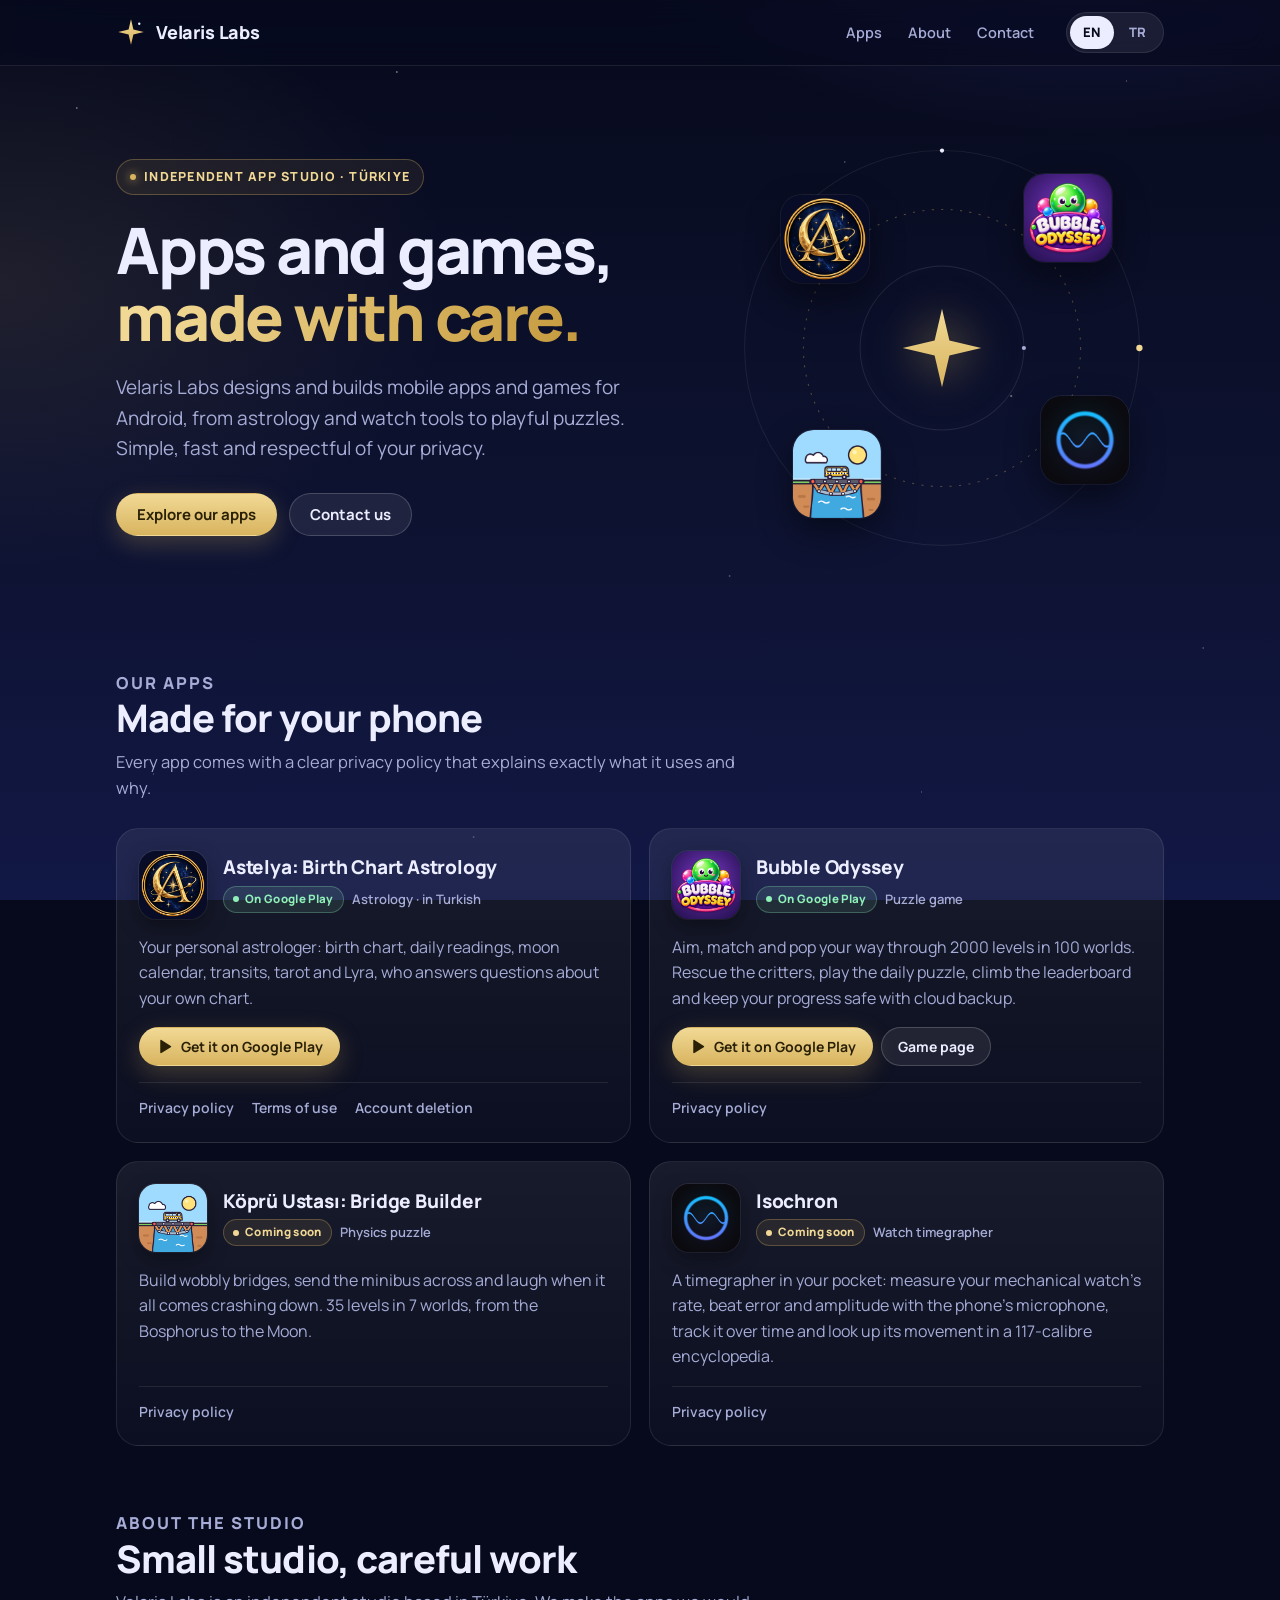
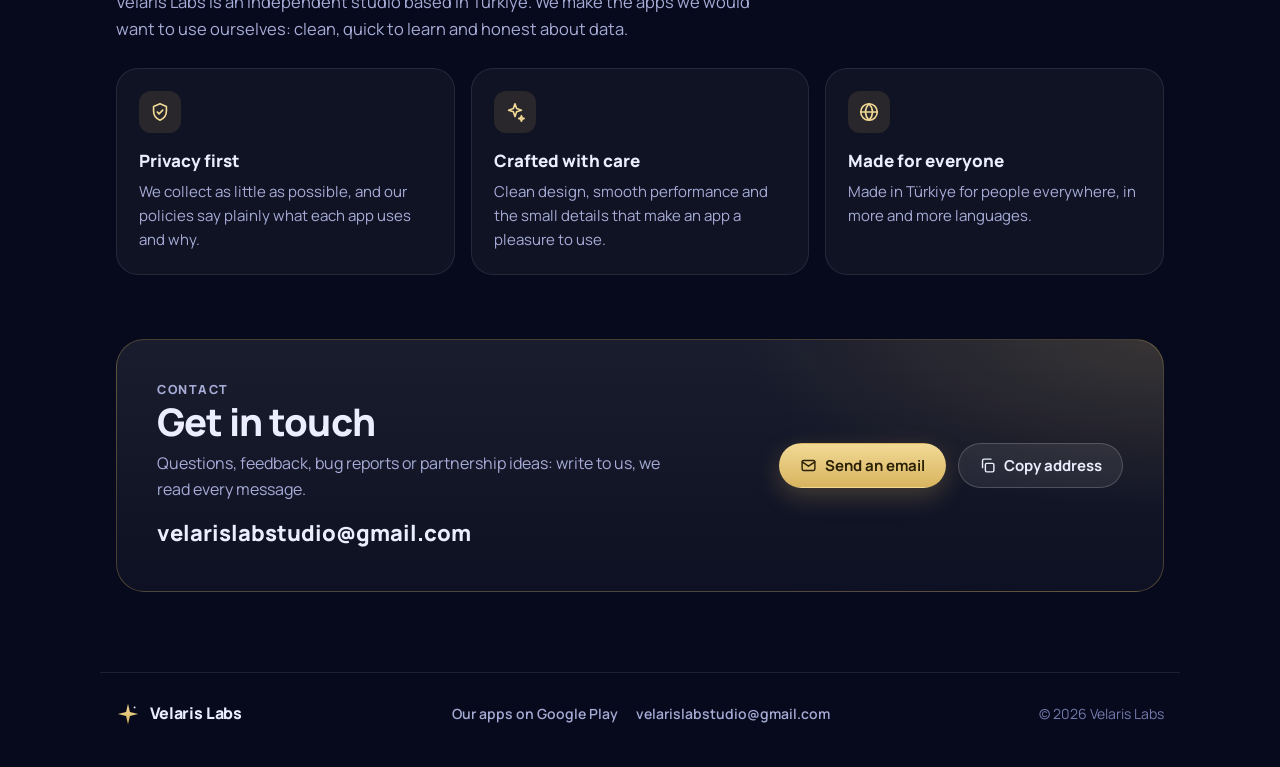
<file: index.html>
<!doctype html>
<html lang="en" data-ui="en" data-title-en="Velaris Labs | Mobile apps and games" data-title-tr="Velaris Labs | Mobil uygulamalar ve oyunlar">
<head>
  <meta charset="utf-8">
  <meta name="viewport" content="width=device-width, initial-scale=1">
  <title>Velaris Labs | Mobile apps and games</title>
  <meta name="description" content="Velaris Labs is an independent studio from Türkiye making mobile apps and games for Android: Astelya, Bubble Odyssey, Köprü Ustası and Isochron.">
  <meta name="theme-color" content="#070a1c">
  <meta property="og:type" content="website">
  <meta property="og:site_name" content="Velaris Labs">
  <meta property="og:title" content="Velaris Labs | Mobile apps and games">
  <meta property="og:description" content="An independent studio from Türkiye making thoughtful mobile apps and games for Android.">
  <meta property="og:url" content="https://balimogulkoc.github.io/">
  <link rel="canonical" href="https://balimogulkoc.github.io/">
  <link rel="icon" href="favicon.svg" type="image/svg+xml">
  <link rel="preconnect" href="https://fonts.googleapis.com">
  <link rel="preconnect" href="https://fonts.gstatic.com" crossorigin>
  <link rel="stylesheet" href="https://fonts.googleapis.com/css2?family=Manrope:wght@400;500;600;700;800&display=swap">
  <link rel="stylesheet" href="style.css">
  <script src="site.js"></script>
</head>
<body>
  <a class="skip" href="#apps"><span lang="en">Skip to apps</span><span lang="tr">Uygulamalara geç</span></a>

  <header class="nav">
    <div class="nav-in">
      <a class="brand" href="./" aria-label="Velaris Labs">
        <svg viewBox="0 0 40 40" aria-hidden="true"><defs><linearGradient id="vg1" x1="0" y1="0" x2="0" y2="1"><stop offset="0" stop-color="#f1d995"/><stop offset="1" stop-color="#d8b45f"/></linearGradient></defs><path d="M20 3 L23.2 16.8 L37 20 L23.2 23.2 L20 37 L16.8 23.2 L3 20 L16.8 16.8 Z" fill="url(#vg1)"/><circle cx="31" cy="9" r="1.6" fill="#eceeff"/></svg>
        <span>Velaris Labs</span>
      </a>
      <nav class="nav-links" aria-label="Sections">
        <a href="#apps"><span lang="en">Apps</span><span lang="tr">Uygulamalar</span></a>
        <a href="#about"><span lang="en">About</span><span lang="tr">Hakkımızda</span></a>
        <a href="#contact"><span lang="en">Contact</span><span lang="tr">İletişim</span></a>
      </nav>
      <div class="lang" role="group" aria-label="Language / Dil">
        <button type="button" data-set-lang="en" aria-pressed="true">EN</button>
        <button type="button" data-set-lang="tr" aria-pressed="false">TR</button>
      </div>
    </div>
  </header>

  <main>
    <section class="section hero">
      <div>
        <p class="eyebrow"><span lang="en">Independent app studio · Türkiye</span><span lang="tr">Bağımsız uygulama stüdyosu · Türkiye</span></p>
        <h1>
          <span lang="en">Apps and games, <em>made with care.</em></span>
          <span lang="tr">Özenle yapılmış <em>uygulamalar ve oyunlar.</em></span>
        </h1>
        <p class="lede">
          <span lang="en">Velaris Labs designs and builds mobile apps and games for Android, from astrology and watch tools to playful puzzles. Simple, fast and respectful of your privacy.</span>
          <span lang="tr">Velaris Labs, Android için mobil uygulamalar ve oyunlar tasarlayıp geliştirir. Astrolojiden saat araçlarına, eğlenceli bulmacalara kadar: sade, hızlı ve gizliliğinize saygılı.</span>
        </p>
        <div class="cta">
          <a class="btn gold" href="#apps"><span lang="en">Explore our apps</span><span lang="tr">Uygulamalarımız</span></a>
          <a class="btn" href="#contact"><span lang="en">Contact us</span><span lang="tr">Bize yazın</span></a>
        </div>
      </div>

      <div class="orbit" aria-hidden="true">
        <svg class="rings" viewBox="0 0 400 400" fill="none">
          <circle cx="200" cy="200" r="188" stroke="rgba(255,255,255,0.07)"/>
          <circle cx="200" cy="200" r="132" stroke="rgba(216,180,95,0.35)" stroke-dasharray="2 7"/>
          <circle cx="200" cy="200" r="78" stroke="rgba(255,255,255,0.09)"/>
          <circle cx="388" cy="200" r="3" fill="#f1d995"/>
          <circle cx="107" cy="107" r="2.2" fill="#eceeff"/>
          <circle cx="200" cy="12" r="2" fill="#eceeff"/>
          <circle cx="278" cy="200" r="2" fill="#a6acd6"/>
        </svg>
        <div class="core">
          <svg viewBox="0 0 40 40"><defs><linearGradient id="vg2" x1="0" y1="0" x2="0" y2="1"><stop offset="0" stop-color="#f1d995"/><stop offset="1" stop-color="#d8b45f"/></linearGradient></defs><path d="M20 3 L23.2 16.8 L37 20 L23.2 23.2 L20 37 L16.8 23.2 L3 20 L16.8 16.8 Z" fill="url(#vg2)"/></svg>
        </div>
        <img class="p1" src="astelya/icon.png" alt="">
        <img class="p2" src="bubble-odyssey/icon.png" alt="">
        <img class="p3" src="isochron/icon.png" alt="">
        <img class="p4" src="kopru-ustasi/icon.png" alt="">
      </div>
    </section>

    <section class="section block" id="apps">
      <div class="block-head">
        <p class="kicker"><span lang="en">Our apps</span><span lang="tr">Uygulamalarımız</span></p>
        <h2><span lang="en">Made for your phone</span><span lang="tr">Telefonunuz için hazırlandı</span></h2>
        <p>
          <span lang="en">Every app comes with a clear privacy policy that explains exactly what it uses and why.</span>
          <span lang="tr">Her uygulamanın, neyi neden kullandığını açıkça anlatan bir gizlilik politikası vardır.</span>
        </p>
      </div>

      <div class="apps">
        <article class="app">
          <div class="app-head">
            <img src="astelya/icon.png" alt="" width="68" height="68">
            <div>
              <h3><span lang="en">Astelya: Birth Chart Astrology</span><span lang="tr">Astelya: Astrolog &amp; Harita</span></h3>
              <div class="meta">
                <span class="badge live"><span lang="en">On Google Play</span><span lang="tr">Google Play'de</span></span>
                <span class="tag"><span lang="en">Astrology · in Turkish</span><span lang="tr">Astroloji · Türkçe</span></span>
              </div>
            </div>
          </div>
          <p class="app-desc">
            <span lang="en">Your personal astrologer: birth chart, daily readings, moon calendar, transits, tarot and Lyra, who answers questions about your own chart.</span>
            <span lang="tr">Kişisel astroloğunuz: doğum haritası, günlük yorumlar, Ay takvimi, transitler, tarot ve haritanıza özel sorularınızı yanıtlayan Lyra.</span>
          </p>
          <div class="app-actions">
            <a class="btn gold small" href="https://play.google.com/store/apps/details?id=com.velarislabs.astria" rel="noopener">
              <svg viewBox="0 0 24 24" aria-hidden="true"><path fill="currentColor" d="M6 3.6v16.8c0 .8.9 1.3 1.6.9l13.3-8.4a1 1 0 0 0 0-1.7L7.6 2.8C6.9 2.3 6 2.8 6 3.6z"/></svg>
              <span lang="en">Get it on Google Play</span><span lang="tr">Google Play'den indir</span>
            </a>
          </div>
          <div class="legal">
            <a lang="en" href="astria-privacy/en/">Privacy policy</a>
            <a lang="tr" href="astria-privacy/">Gizlilik politikası</a>
            <a lang="en" href="astria-privacy/en/terms.html">Terms of use</a>
            <a lang="tr" href="astria-privacy/kosullar.html">Kullanım koşulları</a>
            <a lang="en" href="astria-privacy/en/account-deletion.html">Account deletion</a>
            <a lang="tr" href="astria-privacy/hesap-silme.html">Hesap silme</a>
          </div>
        </article>

        <article class="app">
          <div class="app-head">
            <img src="bubble-odyssey/icon.png" alt="" width="68" height="68">
            <div>
              <h3>Bubble Odyssey</h3>
              <div class="meta">
                <span class="badge live"><span lang="en">On Google Play</span><span lang="tr">Google Play'de</span></span>
                <span class="tag"><span lang="en">Puzzle game</span><span lang="tr">Bulmaca oyunu</span></span>
              </div>
            </div>
          </div>
          <p class="app-desc">
            <span lang="en">Aim, match and pop your way through 2000 levels in 100 worlds. Rescue the critters, play the daily puzzle, climb the leaderboard and keep your progress safe with cloud backup.</span>
            <span lang="tr">100 dünyada 2000 seviye boyunca nişan al, eşleştir ve patlat. Yaratıkları kurtar, günlük bulmacayı çöz, sıralamada yüksel; bulut yedeklemeyle ilerlemen güvende kalsın.</span>
          </p>
          <div class="app-actions">
            <a class="btn gold small" href="https://play.google.com/store/apps/details?id=com.bubbleodyssey.game" rel="noopener">
              <svg viewBox="0 0 24 24" aria-hidden="true"><path fill="currentColor" d="M6 3.6v16.8c0 .8.9 1.3 1.6.9l13.3-8.4a1 1 0 0 0 0-1.7L7.6 2.8C6.9 2.3 6 2.8 6 3.6z"/></svg>
              <span lang="en">Get it on Google Play</span><span lang="tr">Google Play'den indir</span>
            </a>
            <a class="btn small" href="bubble-odyssey/"><span lang="en">Game page</span><span lang="tr">Oyun sayfası</span></a>
          </div>
          <div class="legal">
            <a href="bubble-odyssey/privacy.html"><span lang="en">Privacy policy</span><span lang="tr">Gizlilik politikası</span></a>
          </div>
        </article>

        <article class="app">
          <div class="app-head">
            <img src="kopru-ustasi/icon.png" alt="" width="68" height="68">
            <div>
              <h3>Köprü Ustası: Bridge Builder</h3>
              <div class="meta">
                <span class="badge soon"><span lang="en">Coming soon</span><span lang="tr">Yakında</span></span>
                <span class="tag"><span lang="en">Physics puzzle</span><span lang="tr">Fizik bulmacası</span></span>
              </div>
            </div>
          </div>
          <p class="app-desc">
            <span lang="en">Build wobbly bridges, send the minibus across and laugh when it all comes crashing down. 35 levels in 7 worlds, from the Bosphorus to the Moon.</span>
            <span lang="tr">Sallanan köprüler kur, minibüsü karşıya geçir; her şey çökerken gül. Boğaz'dan Ay'a uzanan 7 dünyada 35 seviye.</span>
          </p>
          <div class="legal">
            <a href="kopru-ustasi/privacy.html"><span lang="en">Privacy policy</span><span lang="tr">Gizlilik politikası</span></a>
          </div>
        </article>

        <article class="app">
          <div class="app-head">
            <img src="isochron/icon.png" alt="" width="68" height="68">
            <div>
              <h3>Isochron</h3>
              <div class="meta">
                <span class="badge soon"><span lang="en">Coming soon</span><span lang="tr">Yakında</span></span>
                <span class="tag"><span lang="en">Watch timegrapher</span><span lang="tr">Saat doğruluğu ölçer</span></span>
              </div>
            </div>
          </div>
          <p class="app-desc">
            <span lang="en">A timegrapher in your pocket: measure your mechanical watch's rate, beat error and amplitude with the phone's microphone, track it over time and look up its movement in a 117-calibre encyclopedia.</span>
            <span lang="tr">Cebinizdeki timegrapher: mekanik saatinizin günlük sapmasını, vuruş hatasını ve genliğini telefonun mikrofonuyla ölçün, zaman içinde takip edin ve 117 kalibrelik ansiklopedide mekanizmasını inceleyin.</span>
          </p>
          <div class="legal">
            <a href="isochron/privacy.html"><span lang="en">Privacy policy</span><span lang="tr">Gizlilik politikası</span></a>
          </div>
        </article>
      </div>
    </section>

    <section class="section block" id="about">
      <div class="block-head">
        <p class="kicker"><span lang="en">About the studio</span><span lang="tr">Stüdyo hakkında</span></p>
        <h2><span lang="en">Small studio, careful work</span><span lang="tr">Küçük stüdyo, özenli iş</span></h2>
        <p>
          <span lang="en">Velaris Labs is an independent studio based in Türkiye. We make the apps we would want to use ourselves: clean, quick to learn and honest about data.</span>
          <span lang="tr">Velaris Labs, Türkiye merkezli bağımsız bir stüdyodur. Kendimizin de kullanmak isteyeceği uygulamalar yapıyoruz: sade, kolay öğrenilen ve veri konusunda dürüst.</span>
        </p>
      </div>
      <div class="values">
        <div class="value">
          <div class="ico"><svg viewBox="0 0 24 24" fill="none" stroke="currentColor" stroke-width="1.8" stroke-linecap="round" stroke-linejoin="round" aria-hidden="true"><path d="M12 3l7 3v5c0 4.6-3 8.4-7 10-4-1.6-7-5.4-7-10V6l7-3z"/><path d="M9 12l2 2 4-4"/></svg></div>
          <h3><span lang="en">Privacy first</span><span lang="tr">Önce gizlilik</span></h3>
          <p>
            <span lang="en">We collect as little as possible, and our policies say plainly what each app uses and why.</span>
            <span lang="tr">Olabildiğince az veri toplarız; politikalarımız her uygulamanın neyi neden kullandığını açıkça yazar.</span>
          </p>
        </div>
        <div class="value">
          <div class="ico"><svg viewBox="0 0 24 24" fill="none" stroke="currentColor" stroke-width="1.8" stroke-linecap="round" stroke-linejoin="round" aria-hidden="true"><path d="M12 3l1.8 5.2L19 10l-5.2 1.8L12 17l-1.8-5.2L5 10l5.2-1.8L12 3z"/><path d="M19 16l.8 2.2L22 19l-2.2.8L19 22l-.8-2.2L16 19l2.2-.8L19 16z"/></svg></div>
          <h3><span lang="en">Crafted with care</span><span lang="tr">Özenle tasarlanır</span></h3>
          <p>
            <span lang="en">Clean design, smooth performance and the small details that make an app a pleasure to use.</span>
            <span lang="tr">Sade tasarım, akıcı performans ve bir uygulamayı keyifli kılan küçük ayrıntılar.</span>
          </p>
        </div>
        <div class="value">
          <div class="ico"><svg viewBox="0 0 24 24" fill="none" stroke="currentColor" stroke-width="1.8" stroke-linecap="round" stroke-linejoin="round" aria-hidden="true"><circle cx="12" cy="12" r="9"/><path d="M3 12h18"/><path d="M12 3c2.5 2.6 3.8 5.6 3.8 9s-1.3 6.4-3.8 9c-2.5-2.6-3.8-5.6-3.8-9S9.5 5.6 12 3z"/></svg></div>
          <h3><span lang="en">Made for everyone</span><span lang="tr">Herkes için</span></h3>
          <p>
            <span lang="en">Made in Türkiye for people everywhere, in more and more languages.</span>
            <span lang="tr">Türkiye'de, her yerdeki kullanıcılar için ve giderek daha fazla dilde hazırlanır.</span>
          </p>
        </div>
      </div>
    </section>

    <section class="section block" id="contact">
      <div class="contact">
        <div>
          <p class="kicker"><span lang="en">Contact</span><span lang="tr">İletişim</span></p>
          <h2><span lang="en">Get in touch</span><span lang="tr">Bize ulaşın</span></h2>
          <p>
            <span lang="en">Questions, feedback, bug reports or partnership ideas: write to us, we read every message.</span>
            <span lang="tr">Sorular, geri bildirimler, hata bildirimleri ya da iş birliği teklifleri için bize yazın; her mesajı okuyoruz.</span>
          </p>
          <a class="mail" href="mailto:velarislabstudio@gmail.com">velarislabstudio@gmail.com</a>
        </div>
        <div class="cta">
          <a class="btn gold" href="mailto:velarislabstudio@gmail.com">
            <svg viewBox="0 0 24 24" fill="none" stroke="currentColor" stroke-width="2" stroke-linecap="round" stroke-linejoin="round" aria-hidden="true"><rect x="3" y="5" width="18" height="14" rx="2"/><path d="M3 7l9 6 9-6"/></svg>
            <span lang="en">Send an email</span><span lang="tr">E-posta gönder</span>
          </a>
          <button class="btn" type="button" data-copy="velarislabstudio@gmail.com">
            <svg viewBox="0 0 24 24" fill="none" stroke="currentColor" stroke-width="2" stroke-linecap="round" stroke-linejoin="round" aria-hidden="true"><rect x="9" y="9" width="12" height="12" rx="2"/><path d="M5 15V5a2 2 0 0 1 2-2h10"/></svg>
            <span class="when-idle"><span lang="en">Copy address</span><span lang="tr">Adresi kopyala</span></span>
            <span class="when-copied" role="status"><span lang="en">Copied</span><span lang="tr">Kopyalandı</span></span>
          </button>
        </div>
      </div>
    </section>
  </main>

  <footer class="foot">
    <a class="brand" href="./" aria-label="Velaris Labs">
      <svg viewBox="0 0 40 40" aria-hidden="true"><defs><linearGradient id="vg3" x1="0" y1="0" x2="0" y2="1"><stop offset="0" stop-color="#f1d995"/><stop offset="1" stop-color="#d8b45f"/></linearGradient></defs><path d="M20 3 L23.2 16.8 L37 20 L23.2 23.2 L20 37 L16.8 23.2 L3 20 L16.8 16.8 Z" fill="url(#vg3)"/><circle cx="31" cy="9" r="1.6" fill="#eceeff"/></svg>
      <span>Velaris Labs</span>
    </a>
    <nav aria-label="Footer">
      <a href="https://play.google.com/store/apps/developer?id=Velaris+Labs" rel="noopener"><span lang="en">Our apps on Google Play</span><span lang="tr">Google Play'deki uygulamalarımız</span></a>
      <a href="mailto:velarislabstudio@gmail.com">velarislabstudio@gmail.com</a>
    </nav>
    <span>© <span data-year>2026</span> Velaris Labs</span>
  </footer>
</body>
</html>
</file>
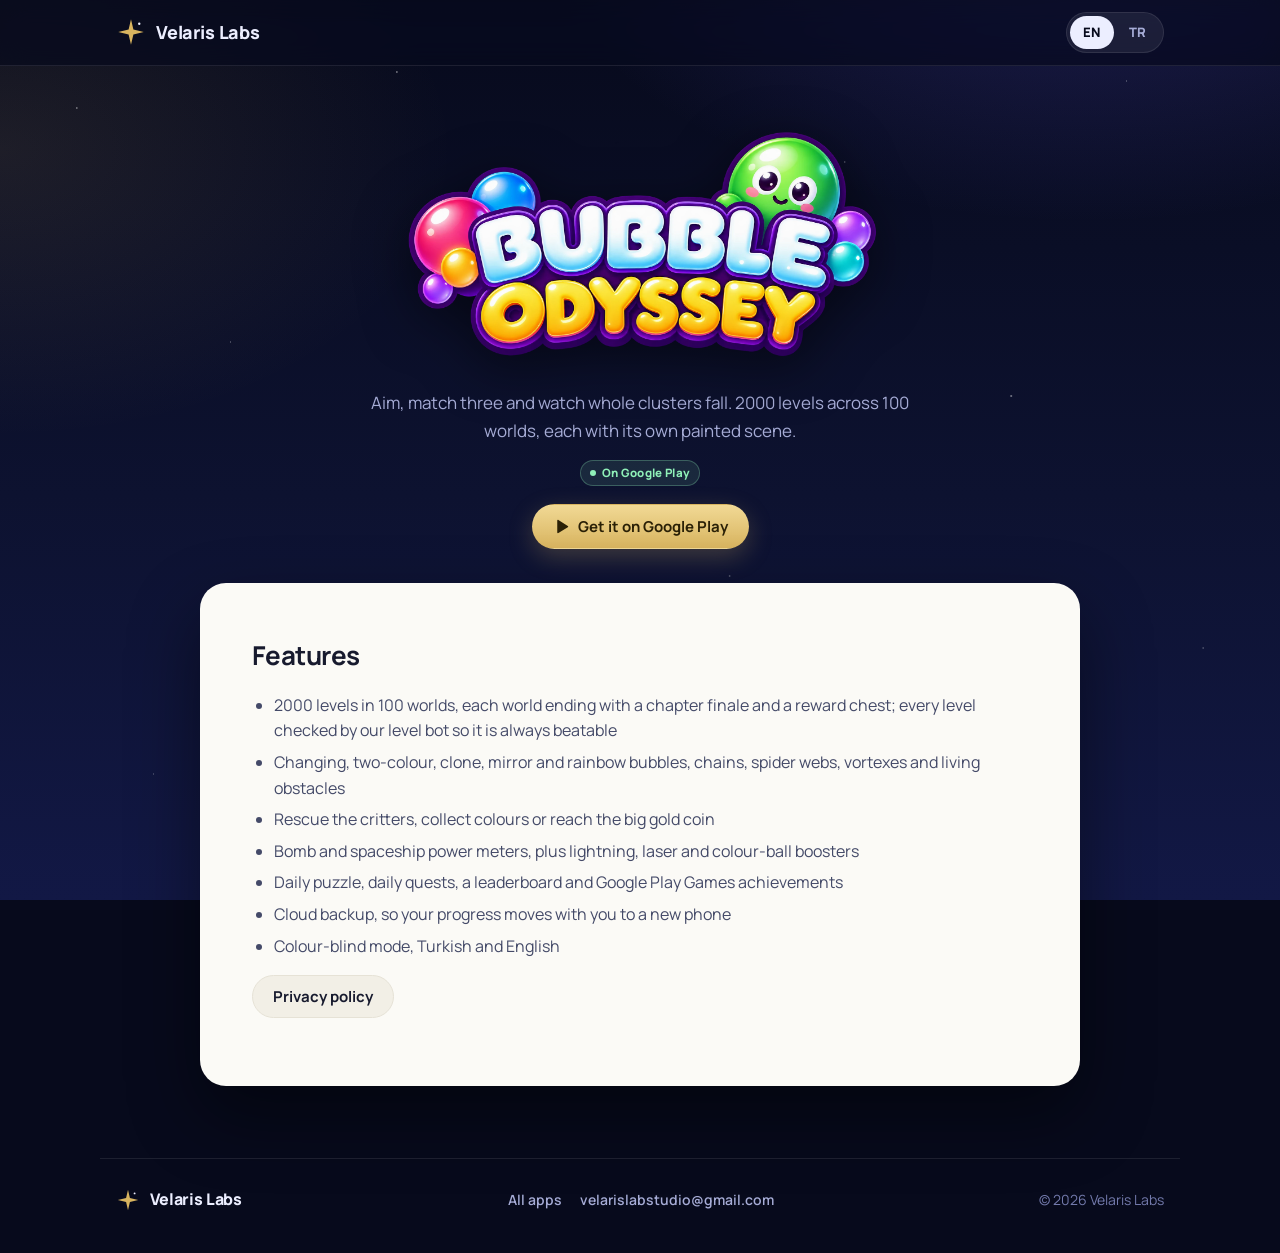
<file: bubble-odyssey/index.html>
<!doctype html>
<html lang="en" data-ui="en" data-title-en="Bubble Odyssey | Velaris Labs" data-title-tr="Bubble Odyssey | Velaris Labs">
<head>
  <meta charset="utf-8">
  <meta name="viewport" content="width=device-width, initial-scale=1">
  <title>Bubble Odyssey | Velaris Labs</title>
  <meta name="description" content="Bubble Odyssey: a colourful bubble shooter with 2000 levels in 100 worlds, by Velaris Labs. Free on Google Play.">
  <meta name="theme-color" content="#070a1c">
  <meta property="og:type" content="website">
  <meta property="og:title" content="Bubble Odyssey">
  <meta property="og:description" content="A colourful bubble shooter with 2000 levels in 100 worlds. Free on Google Play.">
  <meta property="og:image" content="https://balimogulkoc.github.io/bubble-odyssey/icon.png">
  <link rel="icon" href="icon.png">
  <link rel="preconnect" href="https://fonts.googleapis.com">
  <link rel="preconnect" href="https://fonts.gstatic.com" crossorigin>
  <link rel="stylesheet" href="https://fonts.googleapis.com/css2?family=Manrope:wght@400;500;600;700;800&display=swap">
  <link rel="stylesheet" href="../style.css">
  <script src="../site.js"></script>
</head>
<body>
  <header class="nav">
    <div class="nav-in">
      <a class="brand" href="../" aria-label="Velaris Labs home">
        <svg viewBox="0 0 40 40" aria-hidden="true"><path d="M20 3 L23.2 16.8 L37 20 L23.2 23.2 L20 37 L16.8 23.2 L3 20 L16.8 16.8 Z" fill="#d8b45f"/><circle cx="31" cy="9" r="1.6" fill="#eceeff"/></svg>
        <span>Velaris Labs</span>
      </a>
      <div class="lang" role="group" aria-label="Language / Dil">
        <button type="button" data-set-lang="en" aria-pressed="true">EN</button>
        <button type="button" data-set-lang="tr" aria-pressed="false">TR</button>
      </div>
    </div>
  </header>

  <div class="doc-head">
    <img class="logo" src="logo.webp" alt="Bubble Odyssey" width="500" height="250">
    <p class="lede">
      <span lang="en">Aim, match three and watch whole clusters fall. 2000 levels across 100 worlds, each with its own painted scene.</span>
      <span lang="tr">Nişan al, üç rengi eşleştir ve koca kümelerin düşüşünü izle. Her biri kendi resimli sahnesine sahip 100 dünyada 2000 seviye.</span>
    </p>
    <span class="badge live"><span lang="en">On Google Play</span><span lang="tr">Google Play'de</span></span>
    <p class="play-cta">
      <a class="btn gold" href="https://play.google.com/store/apps/details?id=com.bubbleodyssey.game" rel="noopener">
        <svg viewBox="0 0 24 24" aria-hidden="true"><path fill="currentColor" d="M6 3.6v16.8c0 .8.9 1.3 1.6.9l13.3-8.4a1 1 0 0 0 0-1.7L7.6 2.8C6.9 2.3 6 2.8 6 3.6z"/></svg>
        <span lang="en">Get it on Google Play</span><span lang="tr">Google Play'den indir</span>
      </a>
    </p>
  </div>

  <main class="page-pad">
    <article class="paper">
      <h2><span lang="en">Features</span><span lang="tr">Özellikler</span></h2>
      <ul lang="en">
        <li>2000 levels in 100 worlds, each world ending with a chapter finale and a reward chest; every level checked by our level bot so it is always beatable</li>
        <li>Changing, two-colour, clone, mirror and rainbow bubbles, chains, spider webs, vortexes and living obstacles</li>
        <li>Rescue the critters, collect colours or reach the big gold coin</li>
        <li>Bomb and spaceship power meters, plus lightning, laser and colour-ball boosters</li>
        <li>Daily puzzle, daily quests, a leaderboard and Google Play Games achievements</li>
        <li>Cloud backup, so your progress moves with you to a new phone</li>
        <li>Colour-blind mode, Turkish and English</li>
      </ul>
      <ul lang="tr">
        <li>100 dünyada 2000 seviye; her dünya bir final seviyesi ve ödül sandığıyla biter, her seviye seviye botumuzca denenmiştir, yani her zaman geçilebilir</li>
        <li>Değişen, iki renkli, klon, ayna ve gökkuşağı balonlar, zincirler, örümcek ağları, girdaplar ve canlı engeller</li>
        <li>Yaratıkları kurtar, renkleri topla ya da büyük altın paraya ulaş</li>
        <li>Bomba ve uzay gemisi güç göstergeleri; şimşek, lazer ve renk topu güçlendiricileri</li>
        <li>Günlük bulmaca, günlük görevler, sıralama ve Google Play Oyunlar başarımları</li>
        <li>Bulut yedekleme: yeni telefona geçince ilerlemen seninle gelir</li>
        <li>Renk körlüğü modu, Türkçe ve İngilizce</li>
      </ul>
      <p>
        <a class="btn" href="privacy.html"><span lang="en">Privacy policy</span><span lang="tr">Gizlilik politikası</span></a>
      </p>
    </article>
  </main>

  <footer class="foot">
    <a class="brand" href="../" aria-label="Velaris Labs home">
      <svg viewBox="0 0 40 40" aria-hidden="true"><path d="M20 3 L23.2 16.8 L37 20 L23.2 23.2 L20 37 L16.8 23.2 L3 20 L16.8 16.8 Z" fill="#d8b45f"/><circle cx="31" cy="9" r="1.6" fill="#eceeff"/></svg>
      <span>Velaris Labs</span>
    </a>
    <nav aria-label="Footer">
      <a href="../"><span lang="en">All apps</span><span lang="tr">Tüm uygulamalar</span></a>
      <a href="mailto:velarislabstudio@gmail.com">velarislabstudio@gmail.com</a>
    </nav>
    <span>© <span data-year>2026</span> Velaris Labs</span>
  </footer>
</body>
</html>
</file>
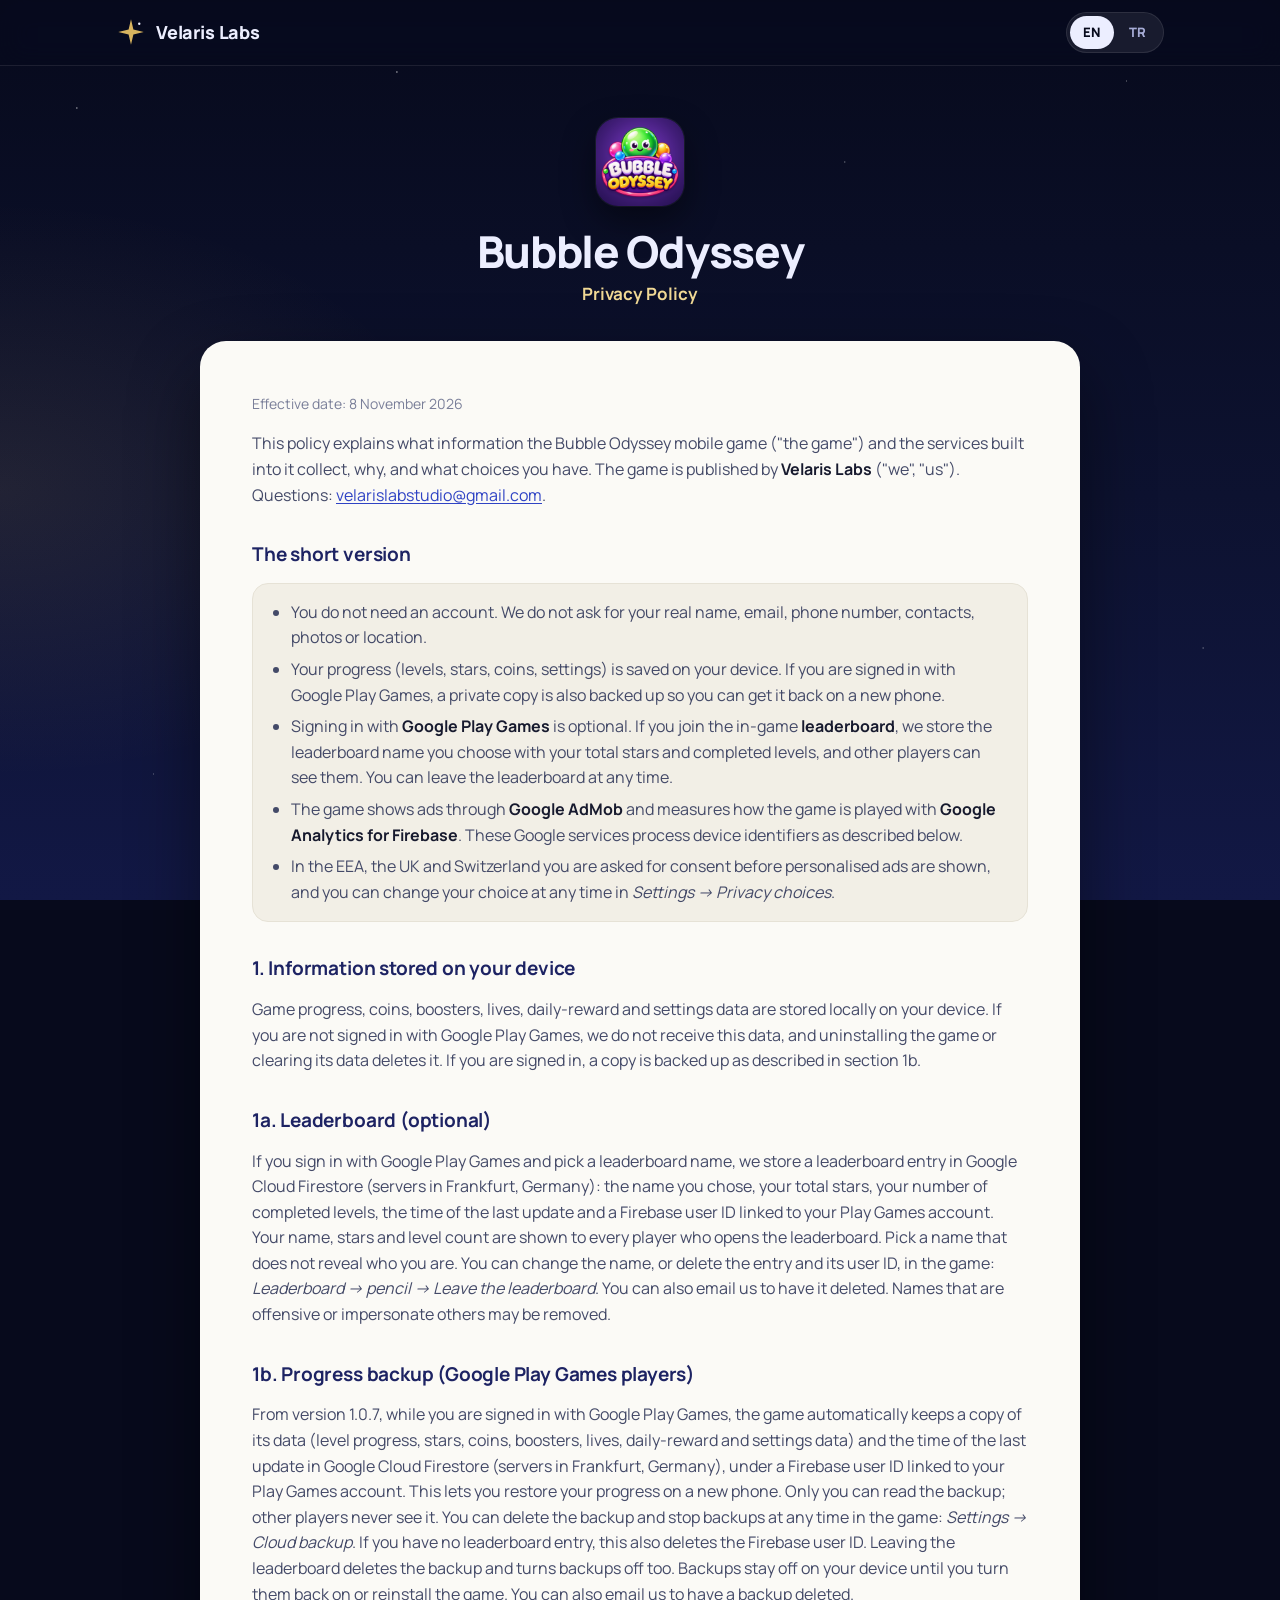
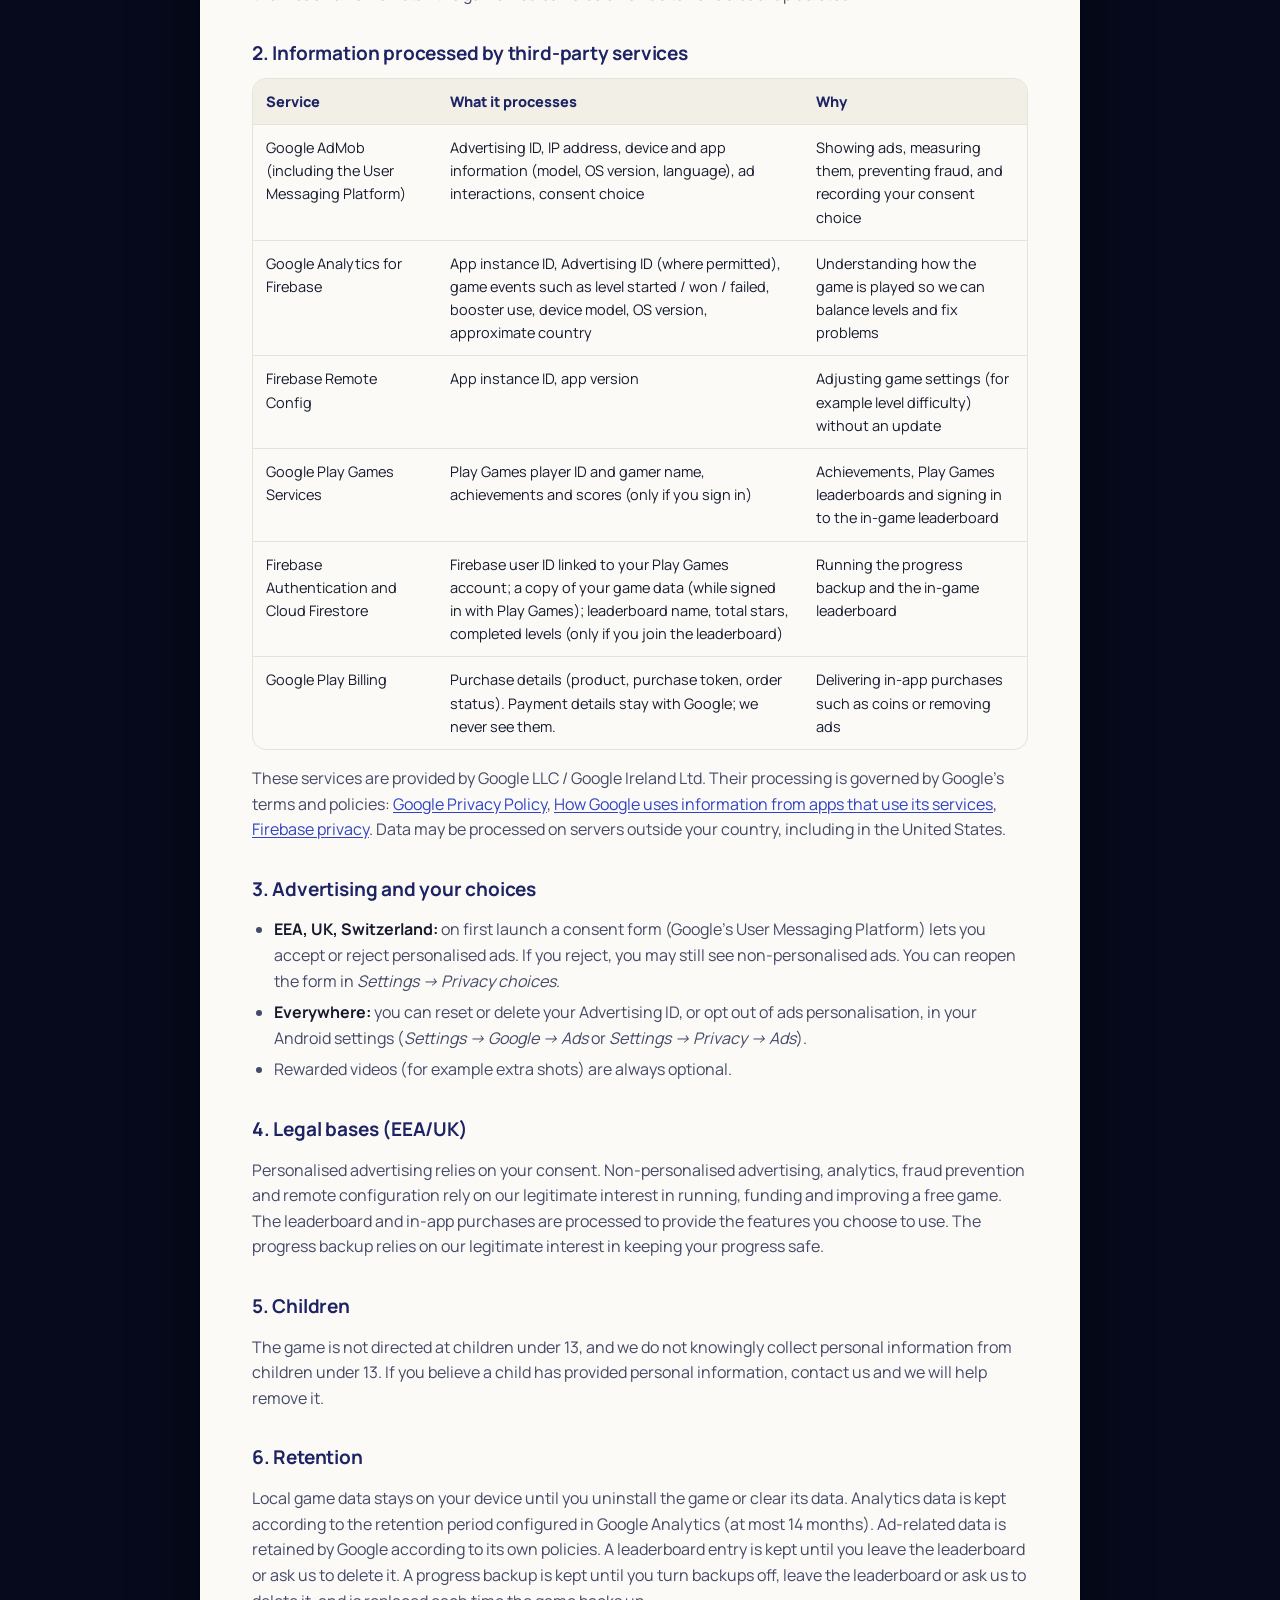
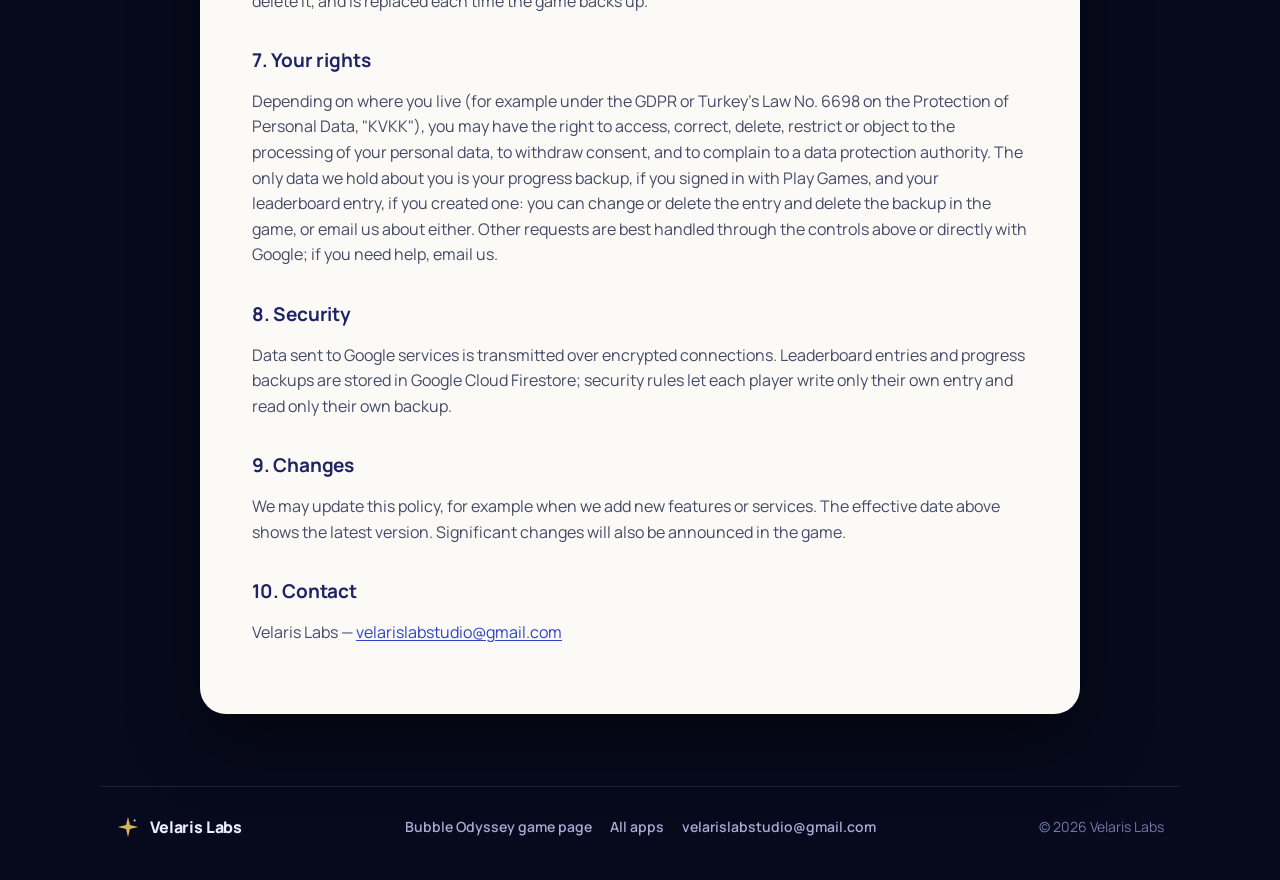
<file: bubble-odyssey/privacy.html>
<!doctype html>
<html lang="en" data-ui="en" data-title-en="Bubble Odyssey | Privacy Policy | Velaris Labs" data-title-tr="Bubble Odyssey | Gizlilik Politikası | Velaris Labs">
<head>
  <meta charset="utf-8">
  <meta name="viewport" content="width=device-width, initial-scale=1">
  <title>Bubble Odyssey | Privacy Policy | Velaris Labs</title>
  <meta name="description" content="Privacy policy of the Bubble Odyssey mobile game by Velaris Labs.">
  <meta name="theme-color" content="#070a1c">
  <link rel="icon" href="icon.png">
  <link rel="preconnect" href="https://fonts.googleapis.com">
  <link rel="preconnect" href="https://fonts.gstatic.com" crossorigin>
  <link rel="stylesheet" href="https://fonts.googleapis.com/css2?family=Manrope:wght@400;500;600;700;800&display=swap">
  <link rel="stylesheet" href="../style.css">
  <script src="../site.js"></script>
</head>
<body>
  <header class="nav">
    <div class="nav-in">
      <a class="brand" href="../" aria-label="Velaris Labs home">
        <svg viewBox="0 0 40 40" aria-hidden="true"><path d="M20 3 L23.2 16.8 L37 20 L23.2 23.2 L20 37 L16.8 23.2 L3 20 L16.8 16.8 Z" fill="#d8b45f"/><circle cx="31" cy="9" r="1.6" fill="#eceeff"/></svg>
        <span>Velaris Labs</span>
      </a>
      <div class="lang" role="group" aria-label="Language / Dil">
        <button type="button" data-set-lang="en" aria-pressed="true">EN</button>
        <button type="button" data-set-lang="tr" aria-pressed="false">TR</button>
      </div>
    </div>
  </header>

  <div class="doc-head">
    <img class="icon" src="icon.png" alt="" width="88" height="88">
    <h1>Bubble Odyssey</h1>
    <p class="sub"><span lang="en">Privacy Policy</span><span lang="tr">Gizlilik Politikası</span></p>
  </div>

  <main class="page-pad">
    <!-- ============================== ENGLISH ============================== -->
    <article class="paper" lang="en">
      <p class="muted">Effective date: 8 November 2026</p>
      <p>This policy explains what information the Bubble Odyssey mobile game ("the game") and the services built into it collect, why, and what choices you have. The game is published by <strong>Velaris Labs</strong> ("we", "us"). Questions: <a href="mailto:velarislabstudio@gmail.com">velarislabstudio@gmail.com</a>.</p>

      <h3>The short version</h3>
      <ul class="summary">
        <li>You do not need an account. We do not ask for your real name, email, phone number, contacts, photos or location.</li>
        <li>Your progress (levels, stars, coins, settings) is saved on your device. If you are signed in with Google Play Games, a private copy is also backed up so you can get it back on a new phone.</li>
        <li>Signing in with <strong>Google Play Games</strong> is optional. If you join the in-game <strong>leaderboard</strong>, we store the leaderboard name you choose with your total stars and completed levels, and other players can see them. You can leave the leaderboard at any time.</li>
        <li>The game shows ads through <strong>Google AdMob</strong> and measures how the game is played with <strong>Google Analytics for Firebase</strong>. These Google services process device identifiers as described below.</li>
        <li>In the EEA, the UK and Switzerland you are asked for consent before personalised ads are shown, and you can change your choice at any time in <em>Settings → Privacy choices</em>.</li>
      </ul>

      <h3>1. Information stored on your device</h3>
      <p>Game progress, coins, boosters, lives, daily-reward and settings data are stored locally on your device. If you are not signed in with Google Play Games, we do not receive this data, and uninstalling the game or clearing its data deletes it. If you are signed in, a copy is backed up as described in section 1b.</p>

      <h3>1a. Leaderboard (optional)</h3>
      <p>If you sign in with Google Play Games and pick a leaderboard name, we store a leaderboard entry in Google Cloud Firestore (servers in Frankfurt, Germany): the name you chose, your total stars, your number of completed levels, the time of the last update and a Firebase user ID linked to your Play Games account. Your name, stars and level count are shown to every player who opens the leaderboard. Pick a name that does not reveal who you are. You can change the name, or delete the entry and its user ID, in the game: <em>Leaderboard → pencil → Leave the leaderboard</em>. You can also email us to have it deleted. Names that are offensive or impersonate others may be removed.</p>

      <h3>1b. Progress backup (Google Play Games players)</h3>
      <p>From version 1.0.7, while you are signed in with Google Play Games, the game automatically keeps a copy of its data (level progress, stars, coins, boosters, lives, daily-reward and settings data) and the time of the last update in Google Cloud Firestore (servers in Frankfurt, Germany), under a Firebase user ID linked to your Play Games account. This lets you restore your progress on a new phone. Only you can read the backup; other players never see it. You can delete the backup and stop backups at any time in the game: <em>Settings → Cloud backup</em>. If you have no leaderboard entry, this also deletes the Firebase user ID. Leaving the leaderboard deletes the backup and turns backups off too. Backups stay off on your device until you turn them back on or reinstall the game. You can also email us to have a backup deleted.</p>

      <h3>2. Information processed by third-party services</h3>
      <div class="table-scroll">
        <table>
          <tr><th>Service</th><th>What it processes</th><th>Why</th></tr>
          <tr>
            <td>Google AdMob (including the User Messaging Platform)</td>
            <td>Advertising ID, IP address, device and app information (model, OS version, language), ad interactions, consent choice</td>
            <td>Showing ads, measuring them, preventing fraud, and recording your consent choice</td>
          </tr>
          <tr>
            <td>Google Analytics for Firebase</td>
            <td>App instance ID, Advertising ID (where permitted), game events such as level started / won / failed, booster use, device model, OS version, approximate country</td>
            <td>Understanding how the game is played so we can balance levels and fix problems</td>
          </tr>
          <tr>
            <td>Firebase Remote Config</td>
            <td>App instance ID, app version</td>
            <td>Adjusting game settings (for example level difficulty) without an update</td>
          </tr>
          <tr>
            <td>Google Play Games Services</td>
            <td>Play Games player ID and gamer name, achievements and scores (only if you sign in)</td>
            <td>Achievements, Play Games leaderboards and signing in to the in-game leaderboard</td>
          </tr>
          <tr>
            <td>Firebase Authentication and Cloud Firestore</td>
            <td>Firebase user ID linked to your Play Games account; a copy of your game data (while signed in with Play Games); leaderboard name, total stars, completed levels (only if you join the leaderboard)</td>
            <td>Running the progress backup and the in-game leaderboard</td>
          </tr>
          <tr>
            <td>Google Play Billing</td>
            <td>Purchase details (product, purchase token, order status). Payment details stay with Google; we never see them.</td>
            <td>Delivering in-app purchases such as coins or removing ads</td>
          </tr>
        </table>
      </div>
      <p>These services are provided by Google LLC / Google Ireland Ltd. Their processing is governed by Google's terms and policies: <a href="https://policies.google.com/privacy" rel="noopener">Google Privacy Policy</a>, <a href="https://policies.google.com/technologies/partner-sites" rel="noopener">How Google uses information from apps that use its services</a>, <a href="https://firebase.google.com/support/privacy" rel="noopener">Firebase privacy</a>. Data may be processed on servers outside your country, including in the United States.</p>

      <h3>3. Advertising and your choices</h3>
      <ul>
        <li><strong>EEA, UK, Switzerland:</strong> on first launch a consent form (Google's User Messaging Platform) lets you accept or reject personalised ads. If you reject, you may still see non-personalised ads. You can reopen the form in <em>Settings → Privacy choices</em>.</li>
        <li><strong>Everywhere:</strong> you can reset or delete your Advertising ID, or opt out of ads personalisation, in your Android settings (<em>Settings → Google → Ads</em> or <em>Settings → Privacy → Ads</em>).</li>
        <li>Rewarded videos (for example extra shots) are always optional.</li>
      </ul>

      <h3>4. Legal bases (EEA/UK)</h3>
      <p>Personalised advertising relies on your consent. Non-personalised advertising, analytics, fraud prevention and remote configuration rely on our legitimate interest in running, funding and improving a free game. The leaderboard and in-app purchases are processed to provide the features you choose to use. The progress backup relies on our legitimate interest in keeping your progress safe.</p>

      <h3>5. Children</h3>
      <p>The game is not directed at children under 13, and we do not knowingly collect personal information from children under 13. If you believe a child has provided personal information, contact us and we will help remove it.</p>

      <h3>6. Retention</h3>
      <p>Local game data stays on your device until you uninstall the game or clear its data. Analytics data is kept according to the retention period configured in Google Analytics (at most 14 months). Ad-related data is retained by Google according to its own policies. A leaderboard entry is kept until you leave the leaderboard or ask us to delete it. A progress backup is kept until you turn backups off, leave the leaderboard or ask us to delete it, and is replaced each time the game backs up.</p>

      <h3>7. Your rights</h3>
      <p>Depending on where you live (for example under the GDPR or Turkey's Law No. 6698 on the Protection of Personal Data, "KVKK"), you may have the right to access, correct, delete, restrict or object to the processing of your personal data, to withdraw consent, and to complain to a data protection authority. The only data we hold about you is your progress backup, if you signed in with Play Games, and your leaderboard entry, if you created one: you can change or delete the entry and delete the backup in the game, or email us about either. Other requests are best handled through the controls above or directly with Google; if you need help, email us.</p>

      <h3>8. Security</h3>
      <p>Data sent to Google services is transmitted over encrypted connections. Leaderboard entries and progress backups are stored in Google Cloud Firestore; security rules let each player write only their own entry and read only their own backup.</p>

      <h3>9. Changes</h3>
      <p>We may update this policy, for example when we add new features or services. The effective date above shows the latest version. Significant changes will also be announced in the game.</p>

      <h3>10. Contact</h3>
      <p>Velaris Labs — <a href="mailto:velarislabstudio@gmail.com">velarislabstudio@gmail.com</a></p>
    </article>

    <!-- ============================== TÜRKÇE ============================== -->
    <article class="paper" lang="tr">
      <p class="muted">Yürürlük tarihi: 8 Kasım 2026</p>
      <p>Bu politika, Bubble Odyssey mobil oyununun ("oyun") ve oyuna eklenmiş hizmetlerin hangi bilgileri, neden topladığını ve senin hangi seçeneklere sahip olduğunu açıklar. Oyunun yayıncısı <strong>Velaris Labs</strong>'tir ("biz"). Sorular için: <a href="mailto:velarislabstudio@gmail.com">velarislabstudio@gmail.com</a>.</p>

      <h3>Kısaca</h3>
      <ul class="summary">
        <li>Hesap açman gerekmez. Gerçek adını, e-postanı, telefon numaranı, rehberini, fotoğraflarını veya konumunu istemeyiz.</li>
        <li>İlerlemen (seviyeler, yıldızlar, altınlar, ayarlar) cihazında saklanır. Google Play Games ile giriş yaptıysan, yeni telefonda geri alabilmen için gizli bir yedeği de tutulur.</li>
        <li><strong>Google Play Games</strong> ile giriş isteğe bağlıdır. Oyun içi <strong>sıralamaya</strong> katılırsan seçtiğin sıralama adını, toplam yıldızını ve tamamladığın seviye sayısını saklarız; bunları diğer oyuncular görebilir. Sıralamadan istediğin zaman çıkabilirsin.</li>
        <li>Oyun reklamları <strong>Google AdMob</strong> ile gösterir ve oyunun nasıl oynandığını <strong>Google Analytics for Firebase</strong> ile ölçer. Bu Google hizmetleri aşağıda açıklandığı şekilde cihaz tanımlayıcılarını işler.</li>
        <li>AEA, Birleşik Krallık ve İsviçre'de kişiselleştirilmiş reklamlardan önce onayın istenir. Seçimini istediğin zaman <em>Ayarlar → Gizlilik tercihleri</em> bölümünden değiştirebilirsin.</li>
      </ul>

      <h3>1. Cihazında saklanan bilgiler</h3>
      <p>Oyun ilerlemesi, altınlar, güçlendiriciler, canlar, günlük ödül ve ayar bilgileri cihazında saklanır. Google Play Games ile giriş yapmadıysan bu bilgiler bize gönderilmez; oyunu kaldırmak veya verilerini temizlemek onları siler. Giriş yaptıysan bir kopyası 1b bölümünde anlatıldığı gibi yedeklenir.</p>

      <h3>1a. Sıralama (isteğe bağlı)</h3>
      <p>Google Play Games ile giriş yapıp bir sıralama adı seçersen Google Cloud Firestore'da (sunucular Frankfurt, Almanya) bir sıralama kaydı tutarız: seçtiğin ad, toplam yıldızın, tamamladığın seviye sayısı, son güncelleme zamanı ve Play Games hesabına bağlı bir Firebase kullanıcı kimliği. Adın, yıldızların ve seviye sayın sıralamayı açan her oyuncuya gösterilir. Kim olduğunu belli etmeyen bir ad seç. Adını oyunda değiştirebilir, kaydını ve kullanıcı kimliğini silebilirsin: <em>Sıralama → kalem → Sıralamadan çık</em>. Silinmesi için bize e-posta da gönderebilirsin. Hakaret içeren veya başkasını taklit eden adlar kaldırılabilir.</p>

      <h3>1b. İlerleme yedeği (Google Play Games oyuncuları)</h3>
      <p>1.0.7 sürümünden itibaren, Google Play Games ile girişliyken oyun, verilerinin bir kopyasını (seviye ilerlemesi, yıldızlar, altınlar, güçlendiriciler, canlar, günlük ödül ve ayar bilgileri) ve son güncelleme zamanını, Play Games hesabına bağlı bir Firebase kullanıcı kimliğiyle Google Cloud Firestore'da (sunucular Frankfurt, Almanya) otomatik olarak saklar. Böylece ilerlemeni yeni telefonda geri alabilirsin. Yedeği yalnızca sen okuyabilirsin, diğer oyuncular göremez. Yedeği silip yedeklemeyi istediğin zaman oyundan durdurabilirsin: <em>Ayarlar → Bulut yedeği</em>. Sıralama kaydın yoksa bu işlem Firebase kullanıcı kimliğini de siler. Sıralamadan çıkmak da yedeği siler ve yedeklemeyi kapatır. Yedekleme, yeniden açana veya oyunu yeniden kurana kadar cihazında kapalı kalır. Yedeğin silinmesi için bize e-posta da gönderebilirsin.</p>

      <h3>2. Üçüncü taraf hizmetlerin işlediği bilgiler</h3>
      <div class="table-scroll">
        <table>
          <tr><th>Hizmet</th><th>İşlenen bilgiler</th><th>Amaç</th></tr>
          <tr>
            <td>Google AdMob (Kullanıcı Mesajlaşma Platformu dahil)</td>
            <td>Reklam kimliği, IP adresi, cihaz ve uygulama bilgileri (model, işletim sistemi sürümü, dil), reklam etkileşimleri, onay tercihi</td>
            <td>Reklam göstermek ve ölçmek, sahteciliği önlemek, onay tercihini kaydetmek</td>
          </tr>
          <tr>
            <td>Google Analytics for Firebase</td>
            <td>Uygulama örneği kimliği, izin verilen durumlarda reklam kimliği, seviye başladı / kazanıldı / kaybedildi ve güçlendirici kullanımı gibi oyun olayları, cihaz modeli, işletim sistemi sürümü, yaklaşık ülke</td>
            <td>Oyunun nasıl oynandığını anlayıp seviyeleri dengelemek ve hataları düzeltmek</td>
          </tr>
          <tr>
            <td>Firebase Remote Config</td>
            <td>Uygulama örneği kimliği, uygulama sürümü</td>
            <td>Oyun ayarlarını (ör. seviye zorluğu) güncelleme gerektirmeden düzenlemek</td>
          </tr>
          <tr>
            <td>Google Play Games Hizmetleri</td>
            <td>Play Games oyuncu kimliği ve oyuncu adı, başarılar ve skorlar (yalnızca giriş yaparsan)</td>
            <td>Başarılar, Play Games sıralamaları ve oyun içi sıralamaya giriş</td>
          </tr>
          <tr>
            <td>Firebase Authentication ve Cloud Firestore</td>
            <td>Play Games hesabına bağlı Firebase kullanıcı kimliği; oyun verilerinin kopyası (Play Games ile girişliyken); sıralama adı, toplam yıldız, tamamlanan seviye sayısı (yalnızca sıralamaya katılırsan)</td>
            <td>İlerleme yedeğini ve oyun içi sıralamayı çalıştırmak</td>
          </tr>
          <tr>
            <td>Google Play Faturalandırma</td>
            <td>Satın alma bilgileri (ürün, satın alma jetonu, sipariş durumu). Ödeme bilgilerin Google'da kalır, biz göremeyiz.</td>
            <td>Altın veya reklamsız oyun gibi uygulama içi satın almaları teslim etmek</td>
          </tr>
        </table>
      </div>
      <p>Bu hizmetler Google LLC / Google Ireland Ltd. tarafından sağlanır ve Google'ın koşullarına tabidir: <a href="https://policies.google.com/privacy?hl=tr" rel="noopener">Google Gizlilik Politikası</a>, <a href="https://policies.google.com/technologies/partner-sites?hl=tr" rel="noopener">Google'ın, hizmetlerini kullanan uygulamalardan gelen bilgileri nasıl kullandığı</a>, <a href="https://firebase.google.com/support/privacy" rel="noopener">Firebase gizliliği</a>. Veriler, Amerika Birleşik Devletleri dahil olmak üzere Türkiye dışındaki sunucularda işlenebilir. Bu aktarım, ilgili Google hizmetlerinin koşulları çerçevesinde gerçekleşir.</p>

      <h3>3. Reklamlar ve seçeneklerin</h3>
      <ul>
        <li><strong>AEA, Birleşik Krallık, İsviçre:</strong> oyun ilk açıldığında çıkan onay formu (Google Kullanıcı Mesajlaşma Platformu), kişiselleştirilmiş reklamları kabul etmeni veya reddetmeni sağlar. Reddedersen kişiselleştirilmemiş reklamlar görebilirsin. Formu <em>Ayarlar → Gizlilik tercihleri</em> bölümünden yeniden açabilirsin.</li>
        <li><strong>Her yerde:</strong> Android ayarlarından (<em>Ayarlar → Google → Reklamlar</em> veya <em>Ayarlar → Gizlilik → Reklamlar</em>) reklam kimliğini sıfırlayabilir, silebilir veya reklam kişiselleştirmesini kapatabilirsin.</li>
        <li>Ödüllü videolar (ör. ekstra atış) her zaman isteğe bağlıdır.</li>
      </ul>

      <h3>4. Hukuki dayanak</h3>
      <p>Kişiselleştirilmiş reklamlar açık rızana dayanır. Kişiselleştirilmemiş reklamlar, analiz, sahteciliğin önlenmesi ve uzaktan yapılandırma ise ücretsiz bir oyunu çalıştırmak, finanse etmek ve geliştirmek konusundaki meşru menfaatimize dayanır (KVKK m. 5/2-f, GDPR m. 6/1-f). Sıralama ve uygulama içi satın almalar, kullanmayı seçtiğin özellikleri sunmak için işlenir. İlerleme yedeği, ilerlemeni güvende tutma konusundaki meşru menfaatimize dayanır.</p>

      <h3>5. Çocuklar</h3>
      <p>Oyun 13 yaşından küçük çocuklara yönelik değildir ve 13 yaşından küçük çocuklardan bilerek kişisel bilgi toplamayız. Bir çocuğun kişisel bilgi paylaştığını düşünüyorsan bize yaz, silinmesine yardımcı olalım.</p>

      <h3>6. Saklama süresi</h3>
      <p>Cihazdaki oyun verileri, oyunu kaldırana veya verilerini temizleyene kadar cihazında kalır. Analiz verileri, Google Analytics'te ayarlanan süre boyunca (en fazla 14 ay) tutulur. Reklamla ilgili veriler Google tarafından kendi politikalarına göre saklanır. Sıralama kaydı, sıralamadan çıkana veya silinmesini isteyene kadar tutulur. İlerleme yedeği, yedeklemeyi kapatana, sıralamadan çıkana veya silinmesini isteyene kadar tutulur ve oyun her yedeklediğinde yenilenir.</p>

      <h3>7. Hakların (KVKK m. 11 ve GDPR)</h3>
      <p>Kişisel verilerinin işlenip işlenmediğini öğrenme, bilgi talep etme, düzeltilmesini veya silinmesini isteme, işlemeye itiraz etme, onayını geri çekme ve veri koruma otoritesine (Türkiye'de Kişisel Verileri Koruma Kurumu) şikâyette bulunma hakkına sahipsin. Senin hakkında tuttuğumuz veriler yalnızca Play Games ile giriş yaptıysan ilerleme yedeğin ve oluşturduysan sıralama kaydındır: kaydı oyunda değiştirebilir veya silebilir, yedeği oyunda silebilir, ikisi için de bize e-posta gönderebilirsin. Diğer talepler yukarıdaki ayarlarla veya doğrudan Google üzerinden en hızlı şekilde karşılanır; yardım gerekirse bize yaz.</p>

      <h3>8. Güvenlik</h3>
      <p>Google hizmetlerine giden veriler şifreli bağlantılarla iletilir. Sıralama kayıtları ve ilerleme yedekleri Google Cloud Firestore'da tutulur; güvenlik kuralları her oyuncunun yalnızca kendi kaydını yazmasına ve yalnızca kendi yedeğini okumasına izin verir.</p>

      <h3>9. Değişiklikler</h3>
      <p>Bu politikayı, örneğin yeni özellikler veya hizmetler eklediğimizde güncelleyebiliriz. Güncel sürüm yukarıdaki yürürlük tarihiyle belirtilir. Önemli değişiklikleri oyun içinde de duyururuz.</p>

      <h3>10. İletişim</h3>
      <p>Velaris Labs — <a href="mailto:velarislabstudio@gmail.com">velarislabstudio@gmail.com</a></p>
    </article>
  </main>

  <footer class="foot">
    <a class="brand" href="../" aria-label="Velaris Labs home">
      <svg viewBox="0 0 40 40" aria-hidden="true"><path d="M20 3 L23.2 16.8 L37 20 L23.2 23.2 L20 37 L16.8 23.2 L3 20 L16.8 16.8 Z" fill="#d8b45f"/><circle cx="31" cy="9" r="1.6" fill="#eceeff"/></svg>
      <span>Velaris Labs</span>
    </a>
    <nav aria-label="Footer">
      <a href="./"><span lang="en">Bubble Odyssey game page</span><span lang="tr">Bubble Odyssey oyun sayfası</span></a>
      <a href="../"><span lang="en">All apps</span><span lang="tr">Tüm uygulamalar</span></a>
      <a href="mailto:velarislabstudio@gmail.com">velarislabstudio@gmail.com</a>
    </nav>
    <span>© <span data-year>2026</span> Velaris Labs</span>
  </footer>
</body>
</html>
</file>
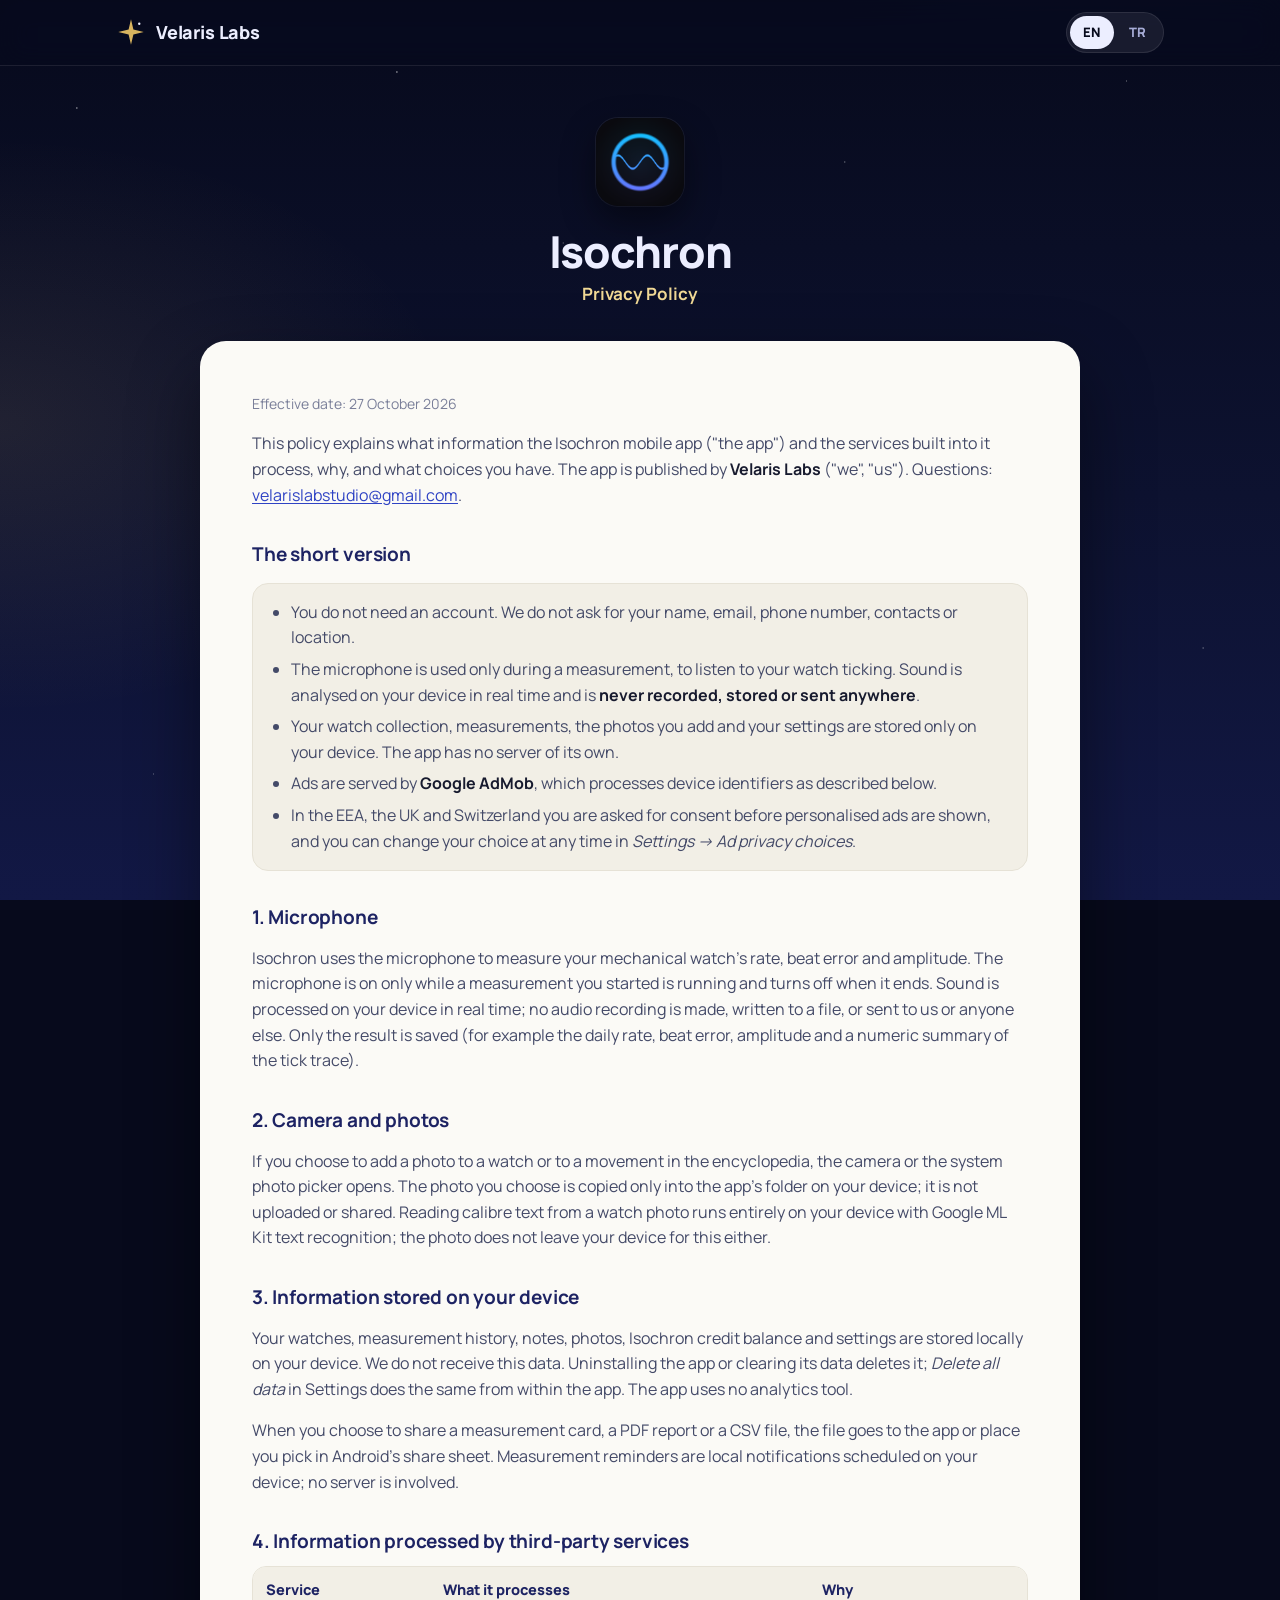
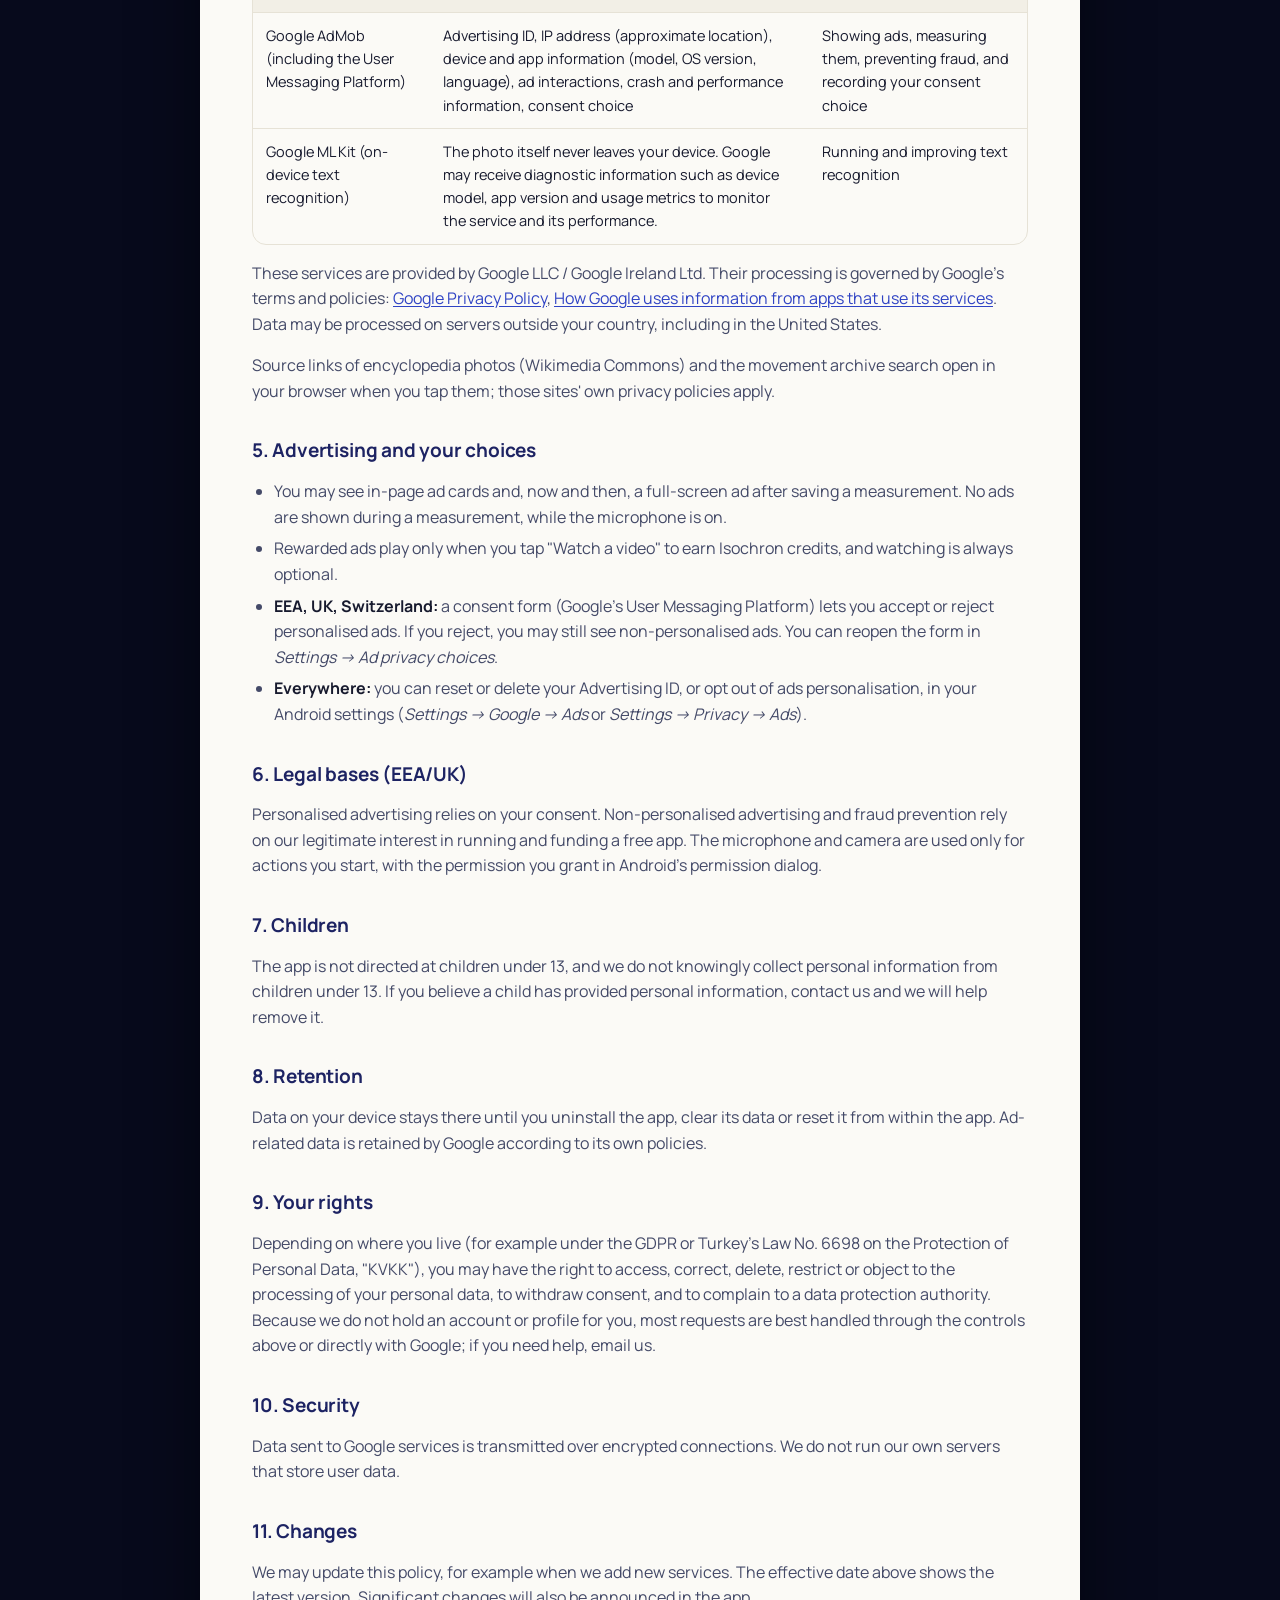
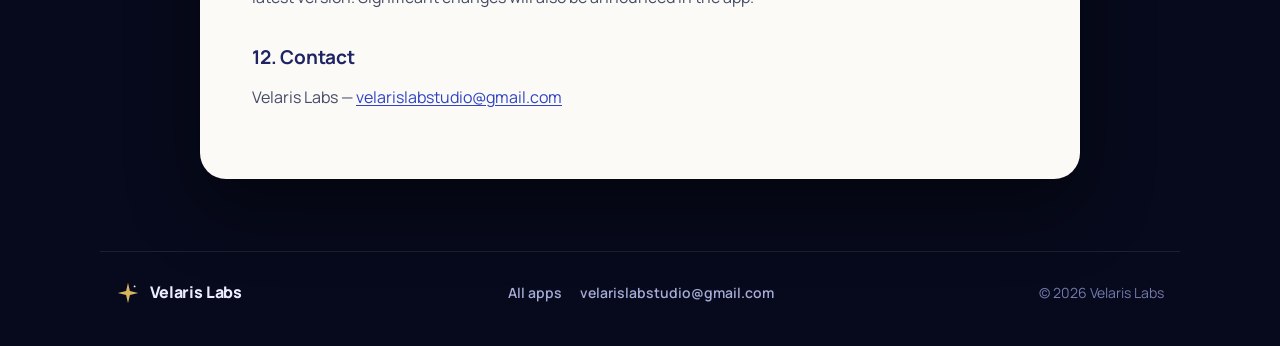
<file: isochron/privacy.html>
<!doctype html>
<html lang="en" data-ui="en" data-title-en="Isochron | Privacy Policy | Velaris Labs" data-title-tr="Isochron | Gizlilik Politikası | Velaris Labs">
<head>
  <meta charset="utf-8">
  <meta name="viewport" content="width=device-width, initial-scale=1">
  <title>Isochron | Privacy Policy | Velaris Labs</title>
  <meta name="description" content="Privacy policy of Isochron, the watch timegrapher app by Velaris Labs.">
  <meta name="theme-color" content="#070a1c">
  <link rel="icon" href="icon.png">
  <link rel="preconnect" href="https://fonts.googleapis.com">
  <link rel="preconnect" href="https://fonts.gstatic.com" crossorigin>
  <link rel="stylesheet" href="https://fonts.googleapis.com/css2?family=Manrope:wght@400;500;600;700;800&display=swap">
  <link rel="stylesheet" href="../style.css">
  <script src="../site.js"></script>
</head>
<body>
  <header class="nav">
    <div class="nav-in">
      <a class="brand" href="../" aria-label="Velaris Labs home">
        <svg viewBox="0 0 40 40" aria-hidden="true"><path d="M20 3 L23.2 16.8 L37 20 L23.2 23.2 L20 37 L16.8 23.2 L3 20 L16.8 16.8 Z" fill="#d8b45f"/><circle cx="31" cy="9" r="1.6" fill="#eceeff"/></svg>
        <span>Velaris Labs</span>
      </a>
      <div class="lang" role="group" aria-label="Language / Dil">
        <button type="button" data-set-lang="en" aria-pressed="true">EN</button>
        <button type="button" data-set-lang="tr" aria-pressed="false">TR</button>
      </div>
    </div>
  </header>

  <div class="doc-head">
    <img class="icon" src="icon.png" alt="" width="88" height="88">
    <h1>Isochron</h1>
    <p class="sub"><span lang="en">Privacy Policy</span><span lang="tr">Gizlilik Politikası</span></p>
  </div>

  <main class="page-pad">
    <!-- ============================== TÜRKÇE ============================== -->
    <article class="paper" lang="tr">
      <p class="muted">Yürürlük tarihi: 27 Ekim 2026</p>
      <p>Bu politika, Isochron mobil uygulamasının ("uygulama") ve uygulamaya eklenmiş hizmetlerin hangi bilgileri, neden işlediğini ve senin hangi seçeneklere sahip olduğunu açıklar. Uygulamanın yayıncısı <strong>Velaris Labs</strong>'tir ("biz"). Sorular için: <a href="mailto:velarislabstudio@gmail.com">velarislabstudio@gmail.com</a>.</p>

      <h3>Kısaca</h3>
      <ul class="summary">
        <li>Hesap açman gerekmez. Adını, e-postanı, telefon numaranı, rehberini veya konumunu istemeyiz.</li>
        <li>Mikrofon yalnızca ölçüm sırasında saatinin tik seslerini dinlemek için kullanılır. Ses cihazında anlık olarak çözümlenir; <strong>kaydedilmez, saklanmaz ve hiçbir yere gönderilmez</strong>.</li>
        <li>Saat koleksiyonun, ölçümlerin, eklediğin fotoğraflar ve ayarların yalnızca cihazında saklanır. Uygulamanın kendi sunucusu yoktur.</li>
        <li>Reklamlar <strong>Google AdMob</strong> ile gösterilir. AdMob, aşağıda açıklandığı şekilde cihaz tanımlayıcılarını işler.</li>
        <li>AEA, Birleşik Krallık ve İsviçre'de kişiselleştirilmiş reklamlardan önce onayın istenir. Seçimini istediğin zaman <em>Ayarlar → Reklam gizlilik tercihleri</em> bölümünden değiştirebilirsin.</li>
      </ul>

      <h3>1. Mikrofon</h3>
      <p>Isochron, mekanik saatinin hızını, vuruş hatasını ve genliğini ölçmek için mikrofonu kullanır. Mikrofon yalnızca sen bir ölçüm başlattığında açılır ve ölçüm bitince kapanır. Ses, cihazında gerçek zamanlı olarak işlenir; ses kaydı oluşturulmaz, dosyaya yazılmaz, bize veya üçüncü taraflara gönderilmez. Kaydedilen tek şey ölçüm sonucudur (örneğin günlük sapma, vuruş hatası, genlik ve tik izinin sayısal özeti).</p>

      <h3>2. Kamera ve fotoğraflar</h3>
      <p>Bir saate veya ansiklopedideki bir mekanizmaya fotoğraf eklemeyi seçersen kamera ya da sistemin fotoğraf seçicisi açılır. Seçtiğin fotoğraf yalnızca uygulamanın cihazdaki klasörüne kopyalanır; yüklenmez ve kimseyle paylaşılmaz. Bir saat fotoğrafından kalibre yazısını okuma özelliği, Google ML Kit metin tanıma ile tamamen cihazında çalışır; fotoğraf bu iş için de cihazından çıkmaz.</p>

      <h3>3. Cihazında saklanan bilgiler</h3>
      <p>Saatlerin, ölçüm geçmişin, notların, fotoğrafların, Isochron hakkı bakiyen ve ayarların yalnızca cihazında saklanır, bize gönderilmez. Uygulamayı kaldırmak veya verilerini temizlemek bu bilgileri siler. Ayarlar'daki <em>Tüm verileri sil</em> seçeneği de aynı işi uygulama içinden yapar. Uygulama analiz (istatistik) aracı kullanmaz.</p>
      <p>Bir ölçüm kartını, PDF raporunu veya CSV dosyasını paylaşmayı seçtiğinde dosya, Android'in paylaşım ekranında senin seçtiğin uygulamaya veya konuma gider. Ölçüm hatırlatıcıları cihazında planlanan yerel bildirimlerdir; bunun için bir sunucu kullanılmaz.</p>

      <h3>4. Üçüncü taraf hizmetlerin işlediği bilgiler</h3>
      <div class="table-scroll">
        <table>
          <tr><th>Hizmet</th><th>İşlenen bilgiler</th><th>Amaç</th></tr>
          <tr>
            <td>Google AdMob (Kullanıcı Mesajlaşma Platformu dahil)</td>
            <td>Reklam kimliği, IP adresi (yaklaşık konum), cihaz ve uygulama bilgileri (model, işletim sistemi sürümü, dil), reklam etkileşimleri, çökme ve performans bilgileri, onay tercihi</td>
            <td>Reklam göstermek ve ölçmek, sahteciliği önlemek, onay tercihini kaydetmek</td>
          </tr>
          <tr>
            <td>Google ML Kit (cihaz üzerinde metin tanıma)</td>
            <td>Fotoğrafın kendisi cihazdan çıkmaz. Google, hizmetin çalışmasını ve performansını izlemek için cihaz modeli, uygulama sürümü ve kullanım ölçümleri gibi tanı bilgileri alabilir.</td>
            <td>Metin tanımanın çalışması ve iyileştirilmesi</td>
          </tr>
        </table>
      </div>
      <p>Bu hizmetler Google LLC / Google Ireland Ltd. tarafından sağlanır ve Google'ın koşullarına tabidir: <a href="https://policies.google.com/privacy?hl=tr" rel="noopener">Google Gizlilik Politikası</a>, <a href="https://policies.google.com/technologies/partner-sites?hl=tr" rel="noopener">Google'ın, hizmetlerini kullanan uygulamalardan gelen bilgileri nasıl kullandığı</a>. Veriler, Amerika Birleşik Devletleri dahil olmak üzere Türkiye dışındaki sunucularda işlenebilir. Bu aktarım, Google hizmetlerinin koşulları çerçevesinde gerçekleşir.</p>
      <p>Ansiklopedideki fotoğrafların kaynak bağlantıları (Wikimedia Commons) ve mekanizma arşivi araması, dokunduğunda tarayıcında açılır; o sitelerin kendi gizlilik politikaları geçerlidir.</p>

      <h3>5. Reklamlar ve seçeneklerin</h3>
      <ul>
        <li>Uygulamada sayfa içi reklam kartları ve bir ölçümü kaydettikten sonra ara sıra tam ekran reklamlar görebilirsin. Ölçüm sırasında, yani mikrofon açıkken reklam gösterilmez.</li>
        <li>Ödüllü reklamlar yalnızca sen Isochron hakkı kazanmak için "Video izle" düğmesine dokunduğunda oynar ve her zaman isteğe bağlıdır.</li>
        <li><strong>AEA, Birleşik Krallık, İsviçre:</strong> uygulamanın başında çıkan onay formu (Google Kullanıcı Mesajlaşma Platformu), kişiselleştirilmiş reklamları kabul etmeni veya reddetmeni sağlar. Reddedersen kişiselleştirilmemiş reklamlar görebilirsin. Formu <em>Ayarlar → Reklam gizlilik tercihleri</em> bölümünden yeniden açabilirsin.</li>
        <li><strong>Her yerde:</strong> Android ayarlarından (<em>Ayarlar → Google → Reklamlar</em> veya <em>Ayarlar → Gizlilik → Reklamlar</em>) reklam kimliğini sıfırlayabilir, silebilir veya reklam kişiselleştirmesini kapatabilirsin.</li>
      </ul>

      <h3>6. Hukuki dayanak</h3>
      <p>Kişiselleştirilmiş reklamlar açık rızana dayanır. Kişiselleştirilmemiş reklamlar ve sahteciliğin önlenmesi ise ücretsiz bir uygulamayı çalıştırmak ve finanse etmek konusundaki meşru menfaatimize dayanır (KVKK m. 5/2-f, GDPR m. 6/1-f). Mikrofon ve kamera, yalnızca senin başlattığın işlemler için ve Android'in izin ekranında verdiğin izinle kullanılır.</p>

      <h3>7. Çocuklar</h3>
      <p>Uygulama 13 yaşından küçük çocuklara yönelik değildir ve 13 yaşından küçük çocuklardan bilerek kişisel bilgi toplamayız. Bir çocuğun kişisel bilgi paylaştığını düşünüyorsan bize yaz, silinmesine yardımcı olalım.</p>

      <h3>8. Saklama süresi</h3>
      <p>Cihazdaki veriler, uygulamayı kaldırana, verilerini temizleyene veya uygulamadan sıfırlayana kadar cihazında kalır. Reklamla ilgili veriler Google tarafından kendi politikalarına göre saklanır.</p>

      <h3>9. Hakların (KVKK m. 11 ve GDPR)</h3>
      <p>Kişisel verilerinin işlenip işlenmediğini öğrenme, bilgi talep etme, düzeltilmesini veya silinmesini isteme, işlemeye itiraz etme, onayını geri çekme ve veri koruma otoritesine (Türkiye'de Kişisel Verileri Koruma Kurumu) şikâyette bulunma hakkına sahipsin. Senin için bir hesap veya profil tutmadığımız için çoğu talep, yukarıdaki ayarlarla veya doğrudan Google üzerinden en hızlı şekilde karşılanır. Yardım gerekirse bize e-posta gönder.</p>

      <h3>10. Güvenlik</h3>
      <p>Google hizmetlerine giden veriler şifreli bağlantılarla iletilir. Kullanıcı verisi saklayan kendi sunucularımız yoktur.</p>

      <h3>11. Değişiklikler</h3>
      <p>Bu politikayı, örneğin yeni hizmetler eklediğimizde güncelleyebiliriz. Güncel sürüm yukarıdaki yürürlük tarihiyle belirtilir. Önemli değişiklikleri uygulama içinde de duyururuz.</p>

      <h3>12. İletişim</h3>
      <p>Velaris Labs — <a href="mailto:velarislabstudio@gmail.com">velarislabstudio@gmail.com</a></p>
    </article>

    <!-- ============================== ENGLISH ============================== -->
    <article class="paper" lang="en">
      <p class="muted">Effective date: 27 October 2026</p>
      <p>This policy explains what information the Isochron mobile app ("the app") and the services built into it process, why, and what choices you have. The app is published by <strong>Velaris Labs</strong> ("we", "us"). Questions: <a href="mailto:velarislabstudio@gmail.com">velarislabstudio@gmail.com</a>.</p>

      <h3>The short version</h3>
      <ul class="summary">
        <li>You do not need an account. We do not ask for your name, email, phone number, contacts or location.</li>
        <li>The microphone is used only during a measurement, to listen to your watch ticking. Sound is analysed on your device in real time and is <strong>never recorded, stored or sent anywhere</strong>.</li>
        <li>Your watch collection, measurements, the photos you add and your settings are stored only on your device. The app has no server of its own.</li>
        <li>Ads are served by <strong>Google AdMob</strong>, which processes device identifiers as described below.</li>
        <li>In the EEA, the UK and Switzerland you are asked for consent before personalised ads are shown, and you can change your choice at any time in <em>Settings → Ad privacy choices</em>.</li>
      </ul>

      <h3>1. Microphone</h3>
      <p>Isochron uses the microphone to measure your mechanical watch's rate, beat error and amplitude. The microphone is on only while a measurement you started is running and turns off when it ends. Sound is processed on your device in real time; no audio recording is made, written to a file, or sent to us or anyone else. Only the result is saved (for example the daily rate, beat error, amplitude and a numeric summary of the tick trace).</p>

      <h3>2. Camera and photos</h3>
      <p>If you choose to add a photo to a watch or to a movement in the encyclopedia, the camera or the system photo picker opens. The photo you choose is copied only into the app's folder on your device; it is not uploaded or shared. Reading calibre text from a watch photo runs entirely on your device with Google ML Kit text recognition; the photo does not leave your device for this either.</p>

      <h3>3. Information stored on your device</h3>
      <p>Your watches, measurement history, notes, photos, Isochron credit balance and settings are stored locally on your device. We do not receive this data. Uninstalling the app or clearing its data deletes it; <em>Delete all data</em> in Settings does the same from within the app. The app uses no analytics tool.</p>
      <p>When you choose to share a measurement card, a PDF report or a CSV file, the file goes to the app or place you pick in Android's share sheet. Measurement reminders are local notifications scheduled on your device; no server is involved.</p>

      <h3>4. Information processed by third-party services</h3>
      <div class="table-scroll">
        <table>
          <tr><th>Service</th><th>What it processes</th><th>Why</th></tr>
          <tr>
            <td>Google AdMob (including the User Messaging Platform)</td>
            <td>Advertising ID, IP address (approximate location), device and app information (model, OS version, language), ad interactions, crash and performance information, consent choice</td>
            <td>Showing ads, measuring them, preventing fraud, and recording your consent choice</td>
          </tr>
          <tr>
            <td>Google ML Kit (on-device text recognition)</td>
            <td>The photo itself never leaves your device. Google may receive diagnostic information such as device model, app version and usage metrics to monitor the service and its performance.</td>
            <td>Running and improving text recognition</td>
          </tr>
        </table>
      </div>
      <p>These services are provided by Google LLC / Google Ireland Ltd. Their processing is governed by Google's terms and policies: <a href="https://policies.google.com/privacy" rel="noopener">Google Privacy Policy</a>, <a href="https://policies.google.com/technologies/partner-sites" rel="noopener">How Google uses information from apps that use its services</a>. Data may be processed on servers outside your country, including in the United States.</p>
      <p>Source links of encyclopedia photos (Wikimedia Commons) and the movement archive search open in your browser when you tap them; those sites' own privacy policies apply.</p>

      <h3>5. Advertising and your choices</h3>
      <ul>
        <li>You may see in-page ad cards and, now and then, a full-screen ad after saving a measurement. No ads are shown during a measurement, while the microphone is on.</li>
        <li>Rewarded ads play only when you tap "Watch a video" to earn Isochron credits, and watching is always optional.</li>
        <li><strong>EEA, UK, Switzerland:</strong> a consent form (Google's User Messaging Platform) lets you accept or reject personalised ads. If you reject, you may still see non-personalised ads. You can reopen the form in <em>Settings → Ad privacy choices</em>.</li>
        <li><strong>Everywhere:</strong> you can reset or delete your Advertising ID, or opt out of ads personalisation, in your Android settings (<em>Settings → Google → Ads</em> or <em>Settings → Privacy → Ads</em>).</li>
      </ul>

      <h3>6. Legal bases (EEA/UK)</h3>
      <p>Personalised advertising relies on your consent. Non-personalised advertising and fraud prevention rely on our legitimate interest in running and funding a free app. The microphone and camera are used only for actions you start, with the permission you grant in Android's permission dialog.</p>

      <h3>7. Children</h3>
      <p>The app is not directed at children under 13, and we do not knowingly collect personal information from children under 13. If you believe a child has provided personal information, contact us and we will help remove it.</p>

      <h3>8. Retention</h3>
      <p>Data on your device stays there until you uninstall the app, clear its data or reset it from within the app. Ad-related data is retained by Google according to its own policies.</p>

      <h3>9. Your rights</h3>
      <p>Depending on where you live (for example under the GDPR or Turkey's Law No. 6698 on the Protection of Personal Data, "KVKK"), you may have the right to access, correct, delete, restrict or object to the processing of your personal data, to withdraw consent, and to complain to a data protection authority. Because we do not hold an account or profile for you, most requests are best handled through the controls above or directly with Google; if you need help, email us.</p>

      <h3>10. Security</h3>
      <p>Data sent to Google services is transmitted over encrypted connections. We do not run our own servers that store user data.</p>

      <h3>11. Changes</h3>
      <p>We may update this policy, for example when we add new services. The effective date above shows the latest version. Significant changes will also be announced in the app.</p>

      <h3>12. Contact</h3>
      <p>Velaris Labs — <a href="mailto:velarislabstudio@gmail.com">velarislabstudio@gmail.com</a></p>
    </article>
  </main>

  <footer class="foot">
    <a class="brand" href="../" aria-label="Velaris Labs home">
      <svg viewBox="0 0 40 40" aria-hidden="true"><path d="M20 3 L23.2 16.8 L37 20 L23.2 23.2 L20 37 L16.8 23.2 L3 20 L16.8 16.8 Z" fill="#d8b45f"/><circle cx="31" cy="9" r="1.6" fill="#eceeff"/></svg>
      <span>Velaris Labs</span>
    </a>
    <nav aria-label="Footer">
      <a href="../"><span lang="en">All apps</span><span lang="tr">Tüm uygulamalar</span></a>
      <a href="mailto:velarislabstudio@gmail.com">velarislabstudio@gmail.com</a>
    </nav>
    <span>© <span data-year>2026</span> Velaris Labs</span>
  </footer>
</body>
</html>
</file>
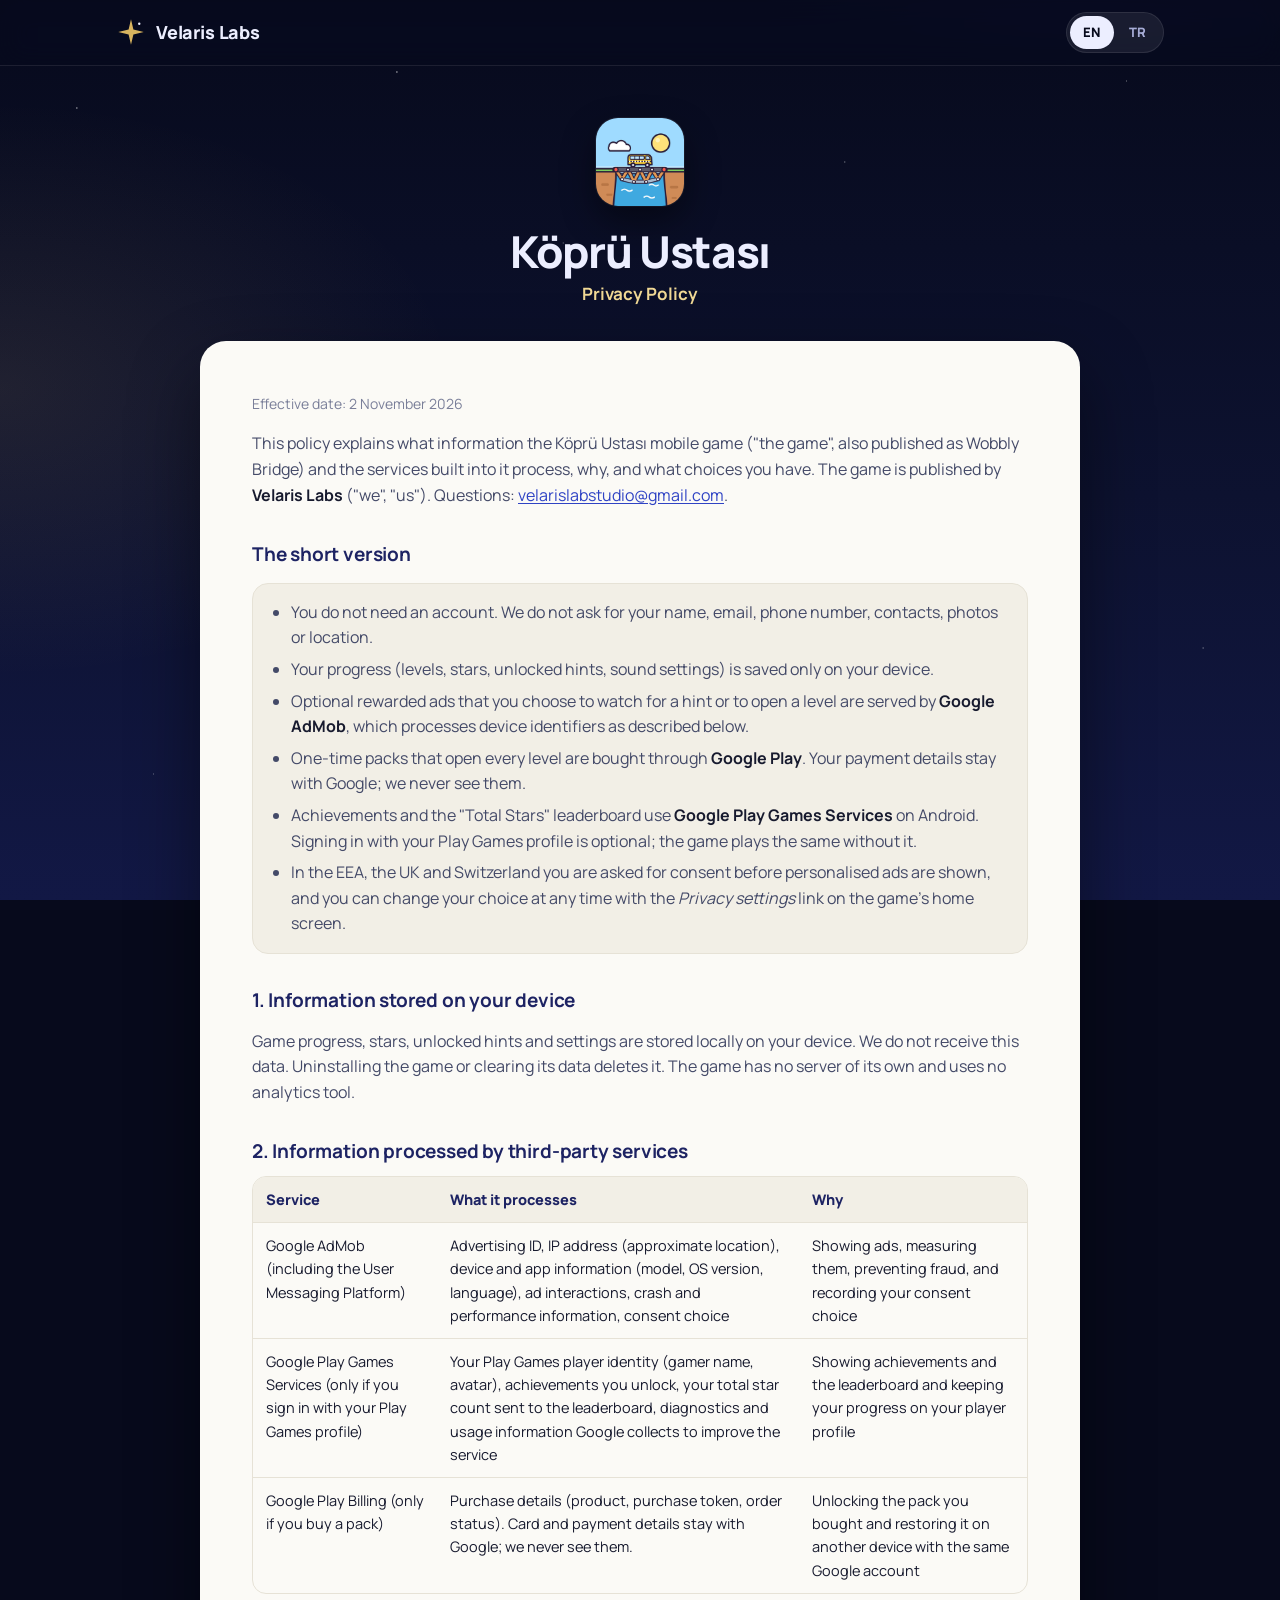
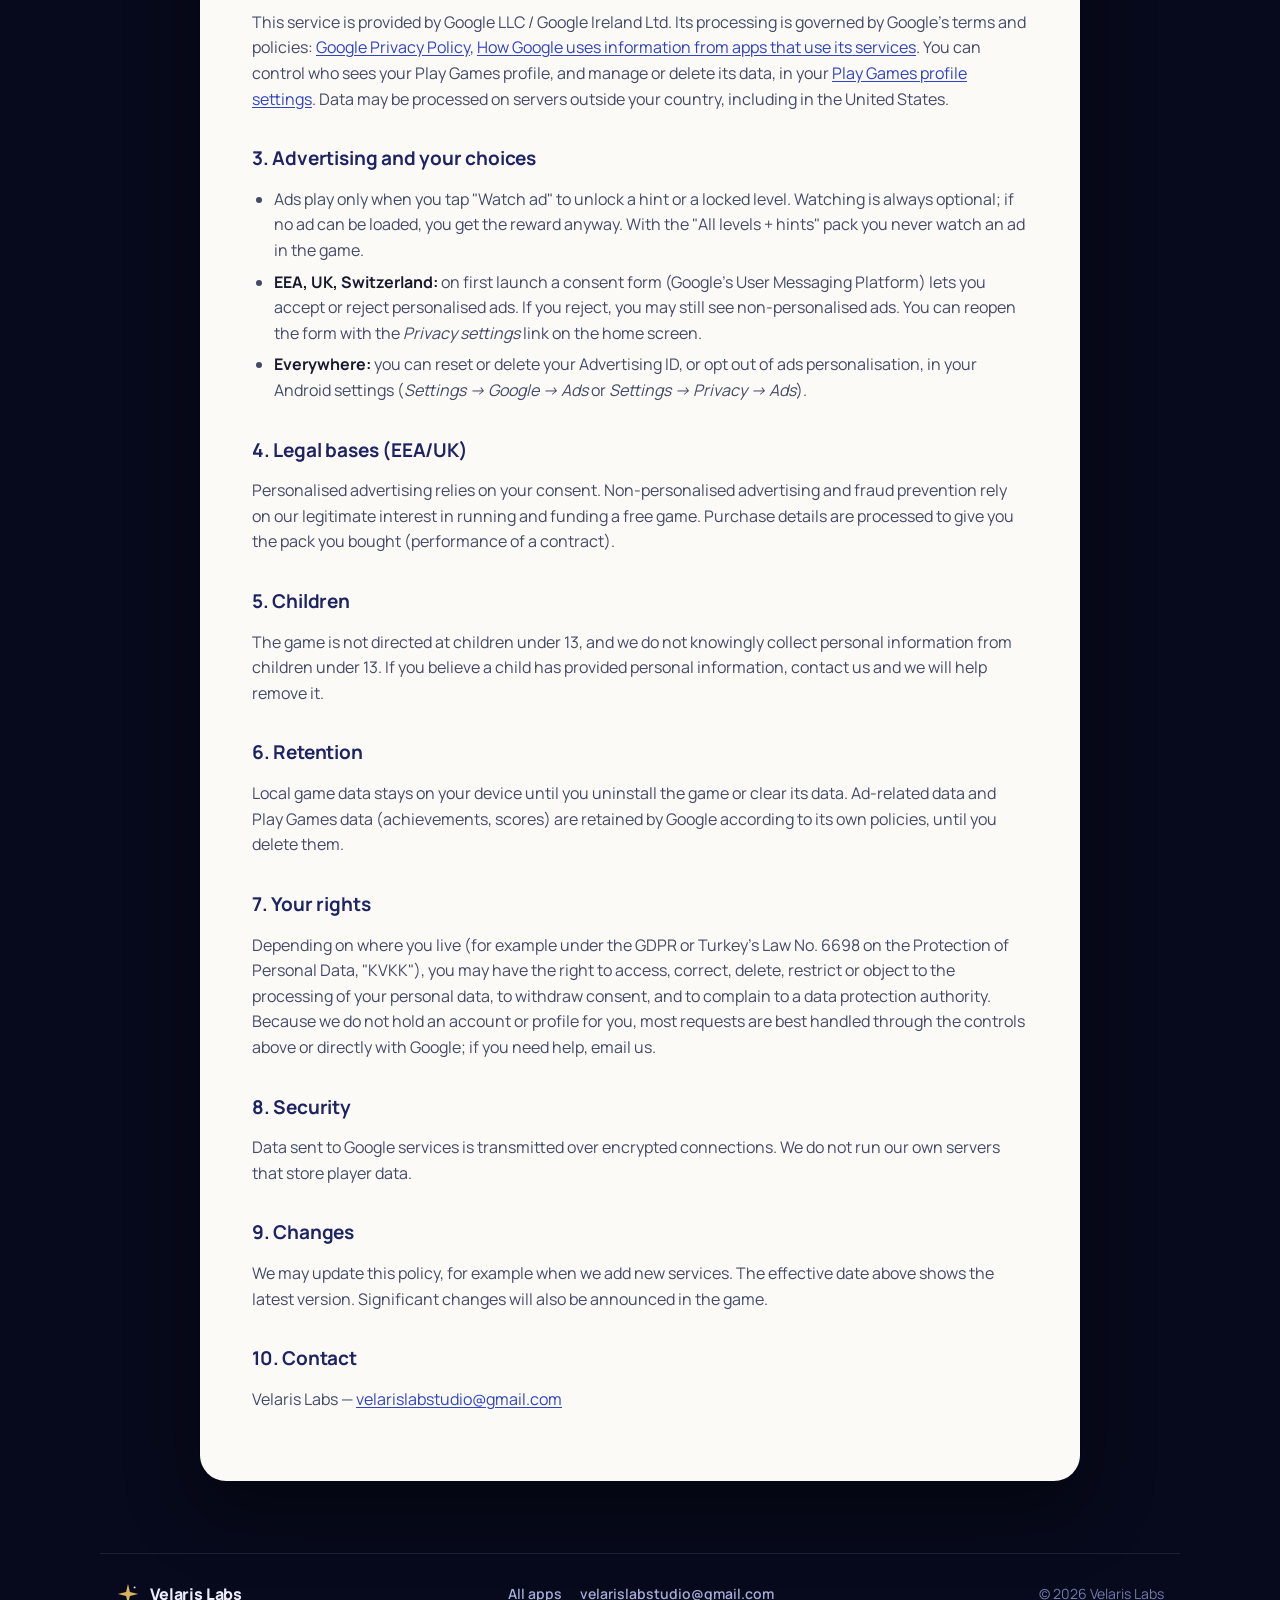
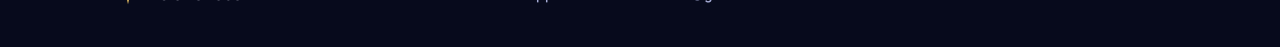
<file: kopru-ustasi/privacy.html>
<!doctype html>
<html lang="en" data-ui="en" data-title-en="Köprü Ustası | Privacy Policy | Velaris Labs" data-title-tr="Köprü Ustası | Gizlilik Politikası | Velaris Labs">
<head>
  <meta charset="utf-8">
  <meta name="viewport" content="width=device-width, initial-scale=1">
  <title>Köprü Ustası | Privacy Policy | Velaris Labs</title>
  <meta name="description" content="Privacy policy of Köprü Ustası: Bridge Builder (Wobbly Bridge), a mobile game by Velaris Labs.">
  <meta name="theme-color" content="#070a1c">
  <link rel="icon" href="icon.png">
  <link rel="preconnect" href="https://fonts.googleapis.com">
  <link rel="preconnect" href="https://fonts.gstatic.com" crossorigin>
  <link rel="stylesheet" href="https://fonts.googleapis.com/css2?family=Manrope:wght@400;500;600;700;800&display=swap">
  <link rel="stylesheet" href="../style.css">
  <script src="../site.js"></script>
</head>
<body>
  <header class="nav">
    <div class="nav-in">
      <a class="brand" href="../" aria-label="Velaris Labs home">
        <svg viewBox="0 0 40 40" aria-hidden="true"><path d="M20 3 L23.2 16.8 L37 20 L23.2 23.2 L20 37 L16.8 23.2 L3 20 L16.8 16.8 Z" fill="#d8b45f"/><circle cx="31" cy="9" r="1.6" fill="#eceeff"/></svg>
        <span>Velaris Labs</span>
      </a>
      <div class="lang" role="group" aria-label="Language / Dil">
        <button type="button" data-set-lang="en" aria-pressed="true">EN</button>
        <button type="button" data-set-lang="tr" aria-pressed="false">TR</button>
      </div>
    </div>
  </header>

  <div class="doc-head">
    <img class="icon" src="icon.png" alt="" width="88" height="88">
    <h1>Köprü Ustası</h1>
    <p class="sub"><span lang="en">Privacy Policy</span><span lang="tr">Gizlilik Politikası</span></p>
  </div>

  <main class="page-pad">
    <!-- ============================== TÜRKÇE ============================== -->
    <article class="paper" lang="tr">
      <p class="muted">Yürürlük tarihi: 2 Kasım 2026</p>
      <p>Bu politika, Köprü Ustası mobil oyununun ("oyun", İngilizce adıyla Wobbly Bridge) ve oyuna eklenmiş hizmetlerin hangi bilgileri, neden işlediğini ve senin hangi seçeneklere sahip olduğunu açıklar. Oyunun yayıncısı <strong>Velaris Labs</strong>'tir ("biz"). Sorular için: <a href="mailto:velarislabstudio@gmail.com">velarislabstudio@gmail.com</a>.</p>

      <h3>Kısaca</h3>
      <ul class="summary">
        <li>Hesap açman gerekmez. Adını, e-postanı, telefon numaranı, rehberini, fotoğraflarını veya konumunu istemeyiz.</li>
        <li>İlerlemen (bölümler, yıldızlar, açılan ipuçları, ses ayarları) yalnızca cihazında saklanır.</li>
        <li>İpucu ya da bölüm açmak için isteğe bağlı olarak izlediğin ödüllü reklamlar <strong>Google AdMob</strong> ile gösterilir. AdMob, aşağıda açıklandığı şekilde cihaz tanımlayıcılarını işler.</li>
        <li>Bütün bölümleri açan tek seferlik paketler <strong>Google Play</strong> üzerinden satın alınır. Ödeme bilgilerin Google'da kalır, biz görmeyiz.</li>
        <li>Başarımlar ve "Toplam Yıldız" skor tablosu, Android'de <strong>Google Play Oyun Hizmetleri</strong> ile çalışır. Play Oyunlar profilinle oturum açmak isteğe bağlıdır; açmazsan oyun aynen oynanır.</li>
        <li>AEA, Birleşik Krallık ve İsviçre'de kişiselleştirilmiş reklamlardan önce onayın istenir. Seçimini istediğin zaman oyunun ana ekranındaki <em>Gizlilik ayarları</em> bağlantısından değiştirebilirsin.</li>
      </ul>

      <h3>1. Cihazında saklanan bilgiler</h3>
      <p>Oyun ilerlemesi, yıldızlar, açılan ipuçları ve ayarlar yalnızca cihazında saklanır, bize gönderilmez. Oyunu kaldırmak veya verilerini temizlemek bu bilgileri siler. Oyunun kendi sunucusu yoktur ve oyun analiz (istatistik) aracı kullanmaz.</p>

      <h3>2. Üçüncü taraf hizmetlerin işlediği bilgiler</h3>
      <div class="table-scroll">
        <table>
          <tr><th>Hizmet</th><th>İşlenen bilgiler</th><th>Amaç</th></tr>
          <tr>
            <td>Google AdMob (Kullanıcı Mesajlaşma Platformu dahil)</td>
            <td>Reklam kimliği, IP adresi (yaklaşık konum), cihaz ve uygulama bilgileri (model, işletim sistemi sürümü, dil), reklam etkileşimleri, çökme ve performans bilgileri, onay tercihi</td>
            <td>Reklam göstermek ve ölçmek, sahteciliği önlemek, onay tercihini kaydetmek</td>
          </tr>
          <tr>
            <td>Google Play Oyun Hizmetleri (yalnızca Play Oyunlar profilinle oturum açarsan)</td>
            <td>Play Oyunlar oyuncu kimliğin (oyuncu adı, avatar), açtığın başarımlar, skor tablosuna giden toplam yıldız sayın, Google'ın hizmeti geliştirmek için topladığı tanı ve kullanım bilgileri</td>
            <td>Başarımları ve skor tablosunu göstermek, oyuncu profilinde ilerlemeni tutmak</td>
          </tr>
          <tr>
            <td>Google Play Faturalandırma (yalnızca bir paket satın alırsan)</td>
            <td>Satın alma bilgileri (paket, satın alma jetonu, sipariş durumu). Kart ve ödeme bilgileri Google'da kalır, biz hiçbir zaman görmeyiz.</td>
            <td>Satın aldığın paketi açmak ve aynı Google hesabıyla başka cihazda geri yüklemek</td>
          </tr>
        </table>
      </div>
      <p>Bu hizmet Google LLC / Google Ireland Ltd. tarafından sağlanır ve Google'ın koşullarına tabidir: <a href="https://policies.google.com/privacy?hl=tr" rel="noopener">Google Gizlilik Politikası</a>, <a href="https://policies.google.com/technologies/partner-sites?hl=tr" rel="noopener">Google'ın, hizmetlerini kullanan uygulamalardan gelen bilgileri nasıl kullandığı</a>. Play Oyunlar profilinin kimlere görüneceğini ve verilerini <a href="https://play.google.com/games/profile" rel="noopener">Play Oyunlar profil ayarlarından</a> yönetebilir, silebilirsin. Veriler, Amerika Birleşik Devletleri dahil olmak üzere Türkiye dışındaki sunucularda işlenebilir. Bu aktarım, Google hizmetlerinin koşulları çerçevesinde gerçekleşir.</p>

      <h3>3. Reklamlar ve seçeneklerin</h3>
      <ul>
        <li>Reklamlar yalnızca sen bir ipucunu ya da kilitli bir bölümü açmak için "Reklam izle" düğmesine dokunduğunda oynar. Reklam izlemek her zaman isteğe bağlıdır; reklam yüklenemezse ödül yine verilir. "Tüm bölümler + ipucu" paketini alırsan oyunda hiç reklam izlemezsin.</li>
        <li><strong>AEA, Birleşik Krallık, İsviçre:</strong> oyun ilk açıldığında çıkan onay formu (Google Kullanıcı Mesajlaşma Platformu), kişiselleştirilmiş reklamları kabul etmeni veya reddetmeni sağlar. Reddedersen kişiselleştirilmemiş reklamlar görebilirsin. Formu ana ekrandaki <em>Gizlilik ayarları</em> bağlantısından yeniden açabilirsin.</li>
        <li><strong>Her yerde:</strong> Android ayarlarından (<em>Ayarlar → Google → Reklamlar</em> veya <em>Ayarlar → Gizlilik → Reklamlar</em>) reklam kimliğini sıfırlayabilir, silebilir veya reklam kişiselleştirmesini kapatabilirsin.</li>
      </ul>

      <h3>4. Hukuki dayanak</h3>
      <p>Kişiselleştirilmiş reklamlar açık rızana dayanır. Kişiselleştirilmemiş reklamlar ve sahteciliğin önlenmesi ise ücretsiz bir oyunu çalıştırmak ve finanse etmek konusundaki meşru menfaatimize dayanır (KVKK m. 5/2-f, GDPR m. 6/1-f). Satın alma bilgileri, istediğin paketi sana vermek için işlenir (sözleşmenin ifası, KVKK m. 5/2-c, GDPR m. 6/1-b).</p>

      <h3>5. Çocuklar</h3>
      <p>Oyun 13 yaşından küçük çocuklara yönelik değildir ve 13 yaşından küçük çocuklardan bilerek kişisel bilgi toplamayız. Bir çocuğun kişisel bilgi paylaştığını düşünüyorsan bize yaz, silinmesine yardımcı olalım.</p>

      <h3>6. Saklama süresi</h3>
      <p>Cihazdaki oyun verileri, oyunu kaldırana veya verilerini temizleyene kadar cihazında kalır. Reklamla ilgili veriler ve Play Oyunlar verileri (başarımlar, skorlar) Google tarafından kendi politikalarına göre, sen silene kadar saklanır.</p>

      <h3>7. Hakların (KVKK m. 11 ve GDPR)</h3>
      <p>Kişisel verilerinin işlenip işlenmediğini öğrenme, bilgi talep etme, düzeltilmesini veya silinmesini isteme, işlemeye itiraz etme, onayını geri çekme ve veri koruma otoritesine (Türkiye'de Kişisel Verileri Koruma Kurumu) şikâyette bulunma hakkına sahipsin. Senin için bir hesap veya profil tutmadığımız için çoğu talep, yukarıdaki ayarlarla veya doğrudan Google üzerinden en hızlı şekilde karşılanır. Yardım gerekirse bize e-posta gönder.</p>

      <h3>8. Güvenlik</h3>
      <p>Google hizmetlerine giden veriler şifreli bağlantılarla iletilir. Oyuncu verisi saklayan kendi sunucularımız yoktur.</p>

      <h3>9. Değişiklikler</h3>
      <p>Bu politikayı, örneğin yeni hizmetler eklediğimizde güncelleyebiliriz. Güncel sürüm yukarıdaki yürürlük tarihiyle belirtilir. Önemli değişiklikleri oyun içinde de duyururuz.</p>

      <h3>10. İletişim</h3>
      <p>Velaris Labs — <a href="mailto:velarislabstudio@gmail.com">velarislabstudio@gmail.com</a></p>
    </article>

    <!-- ============================== ENGLISH ============================== -->
    <article class="paper" lang="en">
      <p class="muted">Effective date: 2 November 2026</p>
      <p>This policy explains what information the Köprü Ustası mobile game ("the game", also published as Wobbly Bridge) and the services built into it process, why, and what choices you have. The game is published by <strong>Velaris Labs</strong> ("we", "us"). Questions: <a href="mailto:velarislabstudio@gmail.com">velarislabstudio@gmail.com</a>.</p>

      <h3>The short version</h3>
      <ul class="summary">
        <li>You do not need an account. We do not ask for your name, email, phone number, contacts, photos or location.</li>
        <li>Your progress (levels, stars, unlocked hints, sound settings) is saved only on your device.</li>
        <li>Optional rewarded ads that you choose to watch for a hint or to open a level are served by <strong>Google AdMob</strong>, which processes device identifiers as described below.</li>
        <li>One-time packs that open every level are bought through <strong>Google Play</strong>. Your payment details stay with Google; we never see them.</li>
        <li>Achievements and the "Total Stars" leaderboard use <strong>Google Play Games Services</strong> on Android. Signing in with your Play Games profile is optional; the game plays the same without it.</li>
        <li>In the EEA, the UK and Switzerland you are asked for consent before personalised ads are shown, and you can change your choice at any time with the <em>Privacy settings</em> link on the game's home screen.</li>
      </ul>

      <h3>1. Information stored on your device</h3>
      <p>Game progress, stars, unlocked hints and settings are stored locally on your device. We do not receive this data. Uninstalling the game or clearing its data deletes it. The game has no server of its own and uses no analytics tool.</p>

      <h3>2. Information processed by third-party services</h3>
      <div class="table-scroll">
        <table>
          <tr><th>Service</th><th>What it processes</th><th>Why</th></tr>
          <tr>
            <td>Google AdMob (including the User Messaging Platform)</td>
            <td>Advertising ID, IP address (approximate location), device and app information (model, OS version, language), ad interactions, crash and performance information, consent choice</td>
            <td>Showing ads, measuring them, preventing fraud, and recording your consent choice</td>
          </tr>
          <tr>
            <td>Google Play Games Services (only if you sign in with your Play Games profile)</td>
            <td>Your Play Games player identity (gamer name, avatar), achievements you unlock, your total star count sent to the leaderboard, diagnostics and usage information Google collects to improve the service</td>
            <td>Showing achievements and the leaderboard and keeping your progress on your player profile</td>
          </tr>
          <tr>
            <td>Google Play Billing (only if you buy a pack)</td>
            <td>Purchase details (product, purchase token, order status). Card and payment details stay with Google; we never see them.</td>
            <td>Unlocking the pack you bought and restoring it on another device with the same Google account</td>
          </tr>
        </table>
      </div>
      <p>This service is provided by Google LLC / Google Ireland Ltd. Its processing is governed by Google's terms and policies: <a href="https://policies.google.com/privacy" rel="noopener">Google Privacy Policy</a>, <a href="https://policies.google.com/technologies/partner-sites" rel="noopener">How Google uses information from apps that use its services</a>. You can control who sees your Play Games profile, and manage or delete its data, in your <a href="https://play.google.com/games/profile" rel="noopener">Play Games profile settings</a>. Data may be processed on servers outside your country, including in the United States.</p>

      <h3>3. Advertising and your choices</h3>
      <ul>
        <li>Ads play only when you tap "Watch ad" to unlock a hint or a locked level. Watching is always optional; if no ad can be loaded, you get the reward anyway. With the "All levels + hints" pack you never watch an ad in the game.</li>
        <li><strong>EEA, UK, Switzerland:</strong> on first launch a consent form (Google's User Messaging Platform) lets you accept or reject personalised ads. If you reject, you may still see non-personalised ads. You can reopen the form with the <em>Privacy settings</em> link on the home screen.</li>
        <li><strong>Everywhere:</strong> you can reset or delete your Advertising ID, or opt out of ads personalisation, in your Android settings (<em>Settings → Google → Ads</em> or <em>Settings → Privacy → Ads</em>).</li>
      </ul>

      <h3>4. Legal bases (EEA/UK)</h3>
      <p>Personalised advertising relies on your consent. Non-personalised advertising and fraud prevention rely on our legitimate interest in running and funding a free game. Purchase details are processed to give you the pack you bought (performance of a contract).</p>

      <h3>5. Children</h3>
      <p>The game is not directed at children under 13, and we do not knowingly collect personal information from children under 13. If you believe a child has provided personal information, contact us and we will help remove it.</p>

      <h3>6. Retention</h3>
      <p>Local game data stays on your device until you uninstall the game or clear its data. Ad-related data and Play Games data (achievements, scores) are retained by Google according to its own policies, until you delete them.</p>

      <h3>7. Your rights</h3>
      <p>Depending on where you live (for example under the GDPR or Turkey's Law No. 6698 on the Protection of Personal Data, "KVKK"), you may have the right to access, correct, delete, restrict or object to the processing of your personal data, to withdraw consent, and to complain to a data protection authority. Because we do not hold an account or profile for you, most requests are best handled through the controls above or directly with Google; if you need help, email us.</p>

      <h3>8. Security</h3>
      <p>Data sent to Google services is transmitted over encrypted connections. We do not run our own servers that store player data.</p>

      <h3>9. Changes</h3>
      <p>We may update this policy, for example when we add new services. The effective date above shows the latest version. Significant changes will also be announced in the game.</p>

      <h3>10. Contact</h3>
      <p>Velaris Labs — <a href="mailto:velarislabstudio@gmail.com">velarislabstudio@gmail.com</a></p>
    </article>
  </main>

  <footer class="foot">
    <a class="brand" href="../" aria-label="Velaris Labs home">
      <svg viewBox="0 0 40 40" aria-hidden="true"><path d="M20 3 L23.2 16.8 L37 20 L23.2 23.2 L20 37 L16.8 23.2 L3 20 L16.8 16.8 Z" fill="#d8b45f"/><circle cx="31" cy="9" r="1.6" fill="#eceeff"/></svg>
      <span>Velaris Labs</span>
    </a>
    <nav aria-label="Footer">
      <a href="../"><span lang="en">All apps</span><span lang="tr">Tüm uygulamalar</span></a>
      <a href="mailto:velarislabstudio@gmail.com">velarislabstudio@gmail.com</a>
    </nav>
    <span>© <span data-year>2026</span> Velaris Labs</span>
  </footer>
</body>
</html>
</file>
<file: style.css>
/* Velaris Labs: one stylesheet for every page on this site (home, game page, privacy policies, 404).
   Language visibility: html[data-ui] decides which of lang="en" / lang="tr" is shown (see site.js). */
:root {
  --night: #070a1c;
  --night-2: #0d1230;
  --indigo: #1c2366;
  --gold: #d8b45f;
  --gold-2: #f1d995;
  --gold-ink: #2a2006;
  --text: #eceeff;
  --muted: #a6acd6;
  --faint: #737aac;
  --glass: rgba(255, 255, 255, 0.04);
  --glass-2: rgba(255, 255, 255, 0.075);
  --stroke: rgba(255, 255, 255, 0.09);
  --stroke-2: rgba(255, 255, 255, 0.18);
  --live: #8ff0b8;
  --paper: #fbfaf6;
  --paper-2: #f2efe6;
  --ink: #171a2e;
  --ink-2: #444a68;
  --ink-3: #7a7f99;
  --rule: #e6e2d6;
  --link-paper: #2f43c4;
  --radius: 22px;
  --wrap: 1080px;
}

html[data-ui="tr"] [lang="en"],
html[data-ui="en"] [lang="tr"] { display: none !important; }

* { box-sizing: border-box; }
html { -webkit-text-size-adjust: 100%; scroll-behavior: smooth; scroll-padding-top: 76px; }
body {
  margin: 0;
  font-family: "Manrope", system-ui, -apple-system, "Segoe UI", Roboto, sans-serif;
  font-size: 16px;
  line-height: 1.6;
  color: var(--text);
  background:
    radial-gradient(900px 520px at 85% -8%, rgba(92, 84, 220, 0.30), transparent 62%),
    radial-gradient(760px 480px at 0% 12%, rgba(216, 180, 95, 0.10), transparent 60%),
    linear-gradient(180deg, var(--night) 0%, var(--night-2) 55%, #121845 100%) fixed;
  background-color: var(--night);
  min-height: 100vh;
  overflow-x: hidden;
}
body::before {
  content: "";
  position: fixed;
  inset: 0;
  pointer-events: none;
  z-index: 0;
  background-image:
    radial-gradient(1.2px 1.2px at 6% 12%, #fffa, transparent),
    radial-gradient(1px 1px at 18% 38%, #fff7, transparent),
    radial-gradient(1.4px 1.4px at 31% 8%, #fff9, transparent),
    radial-gradient(1px 1px at 44% 27%, #fff6, transparent),
    radial-gradient(1.3px 1.3px at 57% 64%, #fff6, transparent),
    radial-gradient(1px 1px at 66% 18%, #fff8, transparent),
    radial-gradient(1.5px 1.5px at 79% 44%, #fff9, transparent),
    radial-gradient(1px 1px at 88% 9%, #fff7, transparent),
    radial-gradient(1.2px 1.2px at 94% 72%, #fff6, transparent),
    radial-gradient(1px 1px at 12% 86%, #fff6, transparent),
    radial-gradient(1.3px 1.3px at 37% 93%, #fff5, transparent),
    radial-gradient(1px 1px at 72% 88%, #fff6, transparent);
}
body > * { position: relative; z-index: 1; }

a { color: var(--gold-2); }
img { max-width: 100%; }
:focus-visible { outline: 2px solid var(--gold); outline-offset: 3px; border-radius: 8px; }
.sr-only { position: absolute; width: 1px; height: 1px; padding: 0; margin: -1px; overflow: hidden; clip: rect(0 0 0 0); white-space: nowrap; border: 0; }
.skip { position: absolute; left: 12px; top: -48px; z-index: 50; background: var(--gold); color: var(--gold-ink); font-weight: 800; padding: 8px 14px; border-radius: 10px; text-decoration: none; }
.skip:focus { top: 12px; }

/* ---------- Top bar ---------- */
.nav {
  position: sticky;
  top: 0;
  z-index: 20;
  background: rgba(7, 10, 28, 0.72);
  -webkit-backdrop-filter: saturate(140%) blur(14px);
  backdrop-filter: saturate(140%) blur(14px);
  border-bottom: 1px solid var(--stroke);
}
.nav-in { max-width: var(--wrap); margin: 0 auto; padding: 12px 16px; display: flex; align-items: center; gap: 12px; }
.brand { display: inline-flex; align-items: center; gap: 10px; color: var(--text); text-decoration: none; font-weight: 800; font-size: 18px; letter-spacing: -0.01em; }
.brand svg { width: 30px; height: 30px; flex: none; }
.nav-links { display: flex; gap: 2px; margin-left: auto; }
.nav-links a { color: var(--muted); text-decoration: none; font-weight: 600; font-size: 14.5px; padding: 8px 12px; border-radius: 999px; }
.nav-links a:hover { color: var(--text); background: var(--glass-2); }
.lang { display: inline-flex; gap: 2px; padding: 3px; border-radius: 999px; background: var(--glass-2); border: 1px solid var(--stroke); margin-left: auto; flex: none; }
.nav-links + .lang { margin-left: 8px; }
.lang button {
  border: 0; border-radius: 999px; padding: 6px 13px; font: inherit; font-size: 13px; font-weight: 800; letter-spacing: 0.04em;
  cursor: pointer; background: transparent; color: var(--muted);
}
.lang button:hover { color: var(--text); }
.lang button[aria-pressed="true"] { background: var(--text); color: var(--night); }
@media (max-width: 680px) {
  .nav-links { display: none; }
  .nav-links + .lang { margin-left: auto; }
}

/* ---------- Buttons ---------- */
.btn {
  display: inline-flex; align-items: center; justify-content: center; gap: 8px;
  font: inherit; font-weight: 700; font-size: 15px; line-height: 1;
  padding: 13px 20px; border-radius: 999px; text-decoration: none; cursor: pointer;
  border: 1px solid var(--stroke-2); background: var(--glass-2); color: var(--text);
  transition: transform 0.15s ease, background 0.15s ease, border-color 0.15s ease, box-shadow 0.15s ease;
}
.btn:hover { background: rgba(255, 255, 255, 0.12); border-color: rgba(255, 255, 255, 0.28); transform: translateY(-1px); }
.btn svg { width: 17px; height: 17px; flex: none; }
.btn.gold { background: linear-gradient(180deg, var(--gold-2), var(--gold)); color: var(--gold-ink); border-color: transparent; box-shadow: 0 8px 24px rgba(216, 180, 95, 0.25); }
.btn.gold:hover { box-shadow: 0 10px 30px rgba(216, 180, 95, 0.38); }
.btn.small { padding: 10px 16px; font-size: 14px; }
.btn .when-copied { display: none; }
.btn.copied .when-idle { display: none; }
.btn.copied .when-copied { display: inline; }
.btn.copied { border-color: rgba(143, 240, 184, 0.5); color: var(--live); }

/* ---------- Home: hero ---------- */
.section { max-width: var(--wrap); margin: 0 auto; padding: 0 16px; }
.hero { display: grid; grid-template-columns: minmax(0, 1.12fr) minmax(0, 0.88fr); gap: 40px; align-items: center; padding-top: 72px; padding-bottom: 56px; }
.eyebrow {
  display: inline-flex; align-items: center; gap: 8px; margin: 0 0 22px;
  font-size: 12.5px; font-weight: 800; letter-spacing: 0.1em; text-transform: uppercase; color: var(--gold-2);
  padding: 7px 13px; border-radius: 999px; border: 1px solid rgba(216, 180, 95, 0.32); background: rgba(216, 180, 95, 0.08);
}
.eyebrow::before { content: ""; width: 6px; height: 6px; border-radius: 50%; background: var(--gold); box-shadow: 0 0 10px var(--gold); }
.hero h1 { font-size: clamp(38px, 6.2vw, 64px); line-height: 1.04; letter-spacing: -0.035em; font-weight: 800; margin: 0; }
.hero h1 em {
  font-style: normal;
  background: linear-gradient(100deg, var(--gold-2) 10%, var(--gold) 60%, #c59a3f 100%);
  -webkit-background-clip: text; background-clip: text; color: transparent;
}
.hero .lede { color: var(--muted); font-size: clamp(16.5px, 1.9vw, 19px); max-width: 540px; margin: 22px 0 30px; }
.cta { display: flex; flex-wrap: wrap; gap: 12px; }

.orbit { position: relative; width: 100%; max-width: 420px; aspect-ratio: 1 / 1; margin: 0 auto; }
.orbit .rings { position: absolute; inset: 0; width: 100%; height: 100%; }
.orbit .core { position: absolute; left: 50%; top: 50%; width: 22%; transform: translate(-50%, -50%); filter: drop-shadow(0 0 22px rgba(216, 180, 95, 0.55)); }
.orbit .core svg { display: block; width: 100%; height: auto; }
.orbit img {
  position: absolute; width: 21%; height: auto; aspect-ratio: 1 / 1; border-radius: 24%;
  box-shadow: 0 14px 34px rgba(0, 0, 0, 0.45), 0 0 0 1px rgba(255, 255, 255, 0.08);
  transform: translate(-50%, -50%);
  animation: drift 7s ease-in-out infinite;
}
.orbit .p1 { left: 22%; top: 24%; }
.orbit .p2 { left: 80%; top: 19%; animation-delay: -2s; }
.orbit .p3 { left: 84%; top: 72%; animation-delay: -4s; }
.orbit .p4 { left: 25%; top: 80%; animation-delay: -5.5s; }
@keyframes drift {
  0%, 100% { transform: translate(-50%, -50%); }
  50% { transform: translate(-50%, calc(-50% - 8px)); }
}
@media (prefers-reduced-motion: reduce) {
  html { scroll-behavior: auto; }
  .orbit img { animation: none; }
  .btn, .app { transition: none; }
}
@media (max-width: 860px) {
  .hero { grid-template-columns: 1fr; padding-top: 44px; gap: 28px; text-align: left; }
  .orbit { max-width: 300px; }
}
@media (max-width: 420px) {
  .eyebrow { font-size: 11px; letter-spacing: 0.06em; padding: 6px 11px; }
}

/* ---------- Home: sections ---------- */
.block { padding-top: 56px; padding-bottom: 8px; }
.block-head { max-width: 640px; margin-bottom: 26px; }
.kicker { font-size: 12.5px; font-weight: 800; letter-spacing: 0.12em; text-transform: uppercase; color: var(--gold); margin: 0 0 8px; }
.block h2 { font-size: clamp(28px, 4vw, 38px); line-height: 1.12; letter-spacing: -0.025em; margin: 0 0 10px; font-weight: 800; }
.block-head p { color: var(--muted); margin: 0; font-size: 16.5px; }

.apps { display: grid; grid-template-columns: repeat(2, minmax(0, 1fr)); gap: 18px; }
@media (max-width: 760px) { .apps { grid-template-columns: 1fr; } }
.app {
  display: flex; flex-direction: column; gap: 16px;
  padding: 22px; border-radius: var(--radius);
  background: linear-gradient(180deg, rgba(255, 255, 255, 0.07), rgba(255, 255, 255, 0.025));
  border: 1px solid var(--stroke);
  transition: transform 0.2s ease, border-color 0.2s ease, box-shadow 0.2s ease;
}
.app:hover { transform: translateY(-3px); border-color: var(--stroke-2); box-shadow: 0 18px 40px rgba(0, 0, 0, 0.3); }
.app-head { display: flex; gap: 16px; align-items: center; }
.app-head img { width: 68px; height: 68px; border-radius: 17px; flex: none; box-shadow: 0 8px 20px rgba(0, 0, 0, 0.35), 0 0 0 1px rgba(255, 255, 255, 0.08); }
.app h3 { margin: 0 0 6px; font-size: 19px; line-height: 1.25; font-weight: 800; letter-spacing: -0.01em; }
.meta { display: flex; flex-wrap: wrap; align-items: center; gap: 6px 8px; }
.tag { font-size: 13px; font-weight: 600; color: var(--muted); }
.badge { display: inline-flex; align-items: center; gap: 6px; font-size: 11.5px; font-weight: 800; letter-spacing: 0.03em; padding: 3px 9px; border-radius: 999px; white-space: nowrap; }
.badge::before { content: ""; width: 6px; height: 6px; border-radius: 50%; background: currentColor; }
.badge.live { color: var(--live); background: rgba(143, 240, 184, 0.1); border: 1px solid rgba(143, 240, 184, 0.28); }
.badge.soon { color: var(--gold-2); background: rgba(216, 180, 95, 0.1); border: 1px solid rgba(216, 180, 95, 0.3); }
.app-desc { color: var(--muted); margin: 0; flex: 1; }
.app-actions { display: flex; flex-wrap: wrap; gap: 8px; }
.app-actions:empty { display: none; }
.legal { display: flex; flex-wrap: wrap; gap: 4px 18px; padding-top: 14px; border-top: 1px solid var(--stroke); font-size: 14px; }
.legal a { color: var(--muted); text-decoration: none; font-weight: 600; }
.legal a:hover { color: var(--text); text-decoration: underline; text-underline-offset: 3px; }

.values { display: grid; grid-template-columns: repeat(3, minmax(0, 1fr)); gap: 16px; }
@media (max-width: 860px) { .values { grid-template-columns: 1fr; } }
.value { padding: 22px; border-radius: var(--radius); background: var(--glass); border: 1px solid var(--stroke); }
.value .ico { width: 42px; height: 42px; border-radius: 12px; display: grid; place-items: center; background: rgba(216, 180, 95, 0.12); color: var(--gold-2); margin-bottom: 14px; }
.value .ico svg { width: 22px; height: 22px; }
.value h3 { margin: 0 0 6px; font-size: 17px; font-weight: 800; }
.value p { margin: 0; color: var(--muted); font-size: 15px; }

.contact {
  display: grid; grid-template-columns: minmax(0, 1fr) auto; gap: 24px; align-items: center;
  padding: clamp(24px, 4vw, 40px); border-radius: 28px;
  background:
    radial-gradient(600px 240px at 100% 0%, rgba(216, 180, 95, 0.16), transparent 70%),
    linear-gradient(180deg, rgba(255, 255, 255, 0.08), rgba(255, 255, 255, 0.03));
  border: 1px solid rgba(216, 180, 95, 0.28);
}
.contact h2 { margin: 0 0 8px; }
.contact p { margin: 0; color: var(--muted); max-width: 520px; }
.contact .mail { display: inline-block; margin-top: 14px; font-size: clamp(18px, 2.6vw, 22px); font-weight: 800; color: var(--text); text-decoration: none; word-break: break-all; }
.contact .mail:hover { color: var(--gold-2); }
.contact .cta { justify-content: flex-end; }
@media (max-width: 760px) {
  .contact { grid-template-columns: 1fr; }
  .contact .cta { justify-content: flex-start; }
}

/* ---------- Footer ---------- */
.foot { max-width: var(--wrap); margin: 72px auto 0; padding: 28px 16px 40px; border-top: 1px solid var(--stroke); display: flex; flex-wrap: wrap; align-items: center; justify-content: space-between; gap: 14px 24px; color: var(--faint); font-size: 14px; }
.foot .brand { font-size: 16px; }
.foot .brand svg { width: 24px; height: 24px; }
.foot nav { display: flex; flex-wrap: wrap; gap: 6px 18px; }
.foot a:not(.brand) { color: var(--muted); text-decoration: none; font-weight: 600; }
.foot a:not(.brand):hover { color: var(--text); }

/* ---------- Document pages (privacy policies, game page) ---------- */
.doc-head { max-width: 880px; margin: 0 auto; padding: 52px 16px 6px; text-align: center; }
.doc-head img.icon { width: 88px; height: 88px; border-radius: 22px; box-shadow: 0 14px 34px rgba(0, 0, 0, 0.45), 0 0 0 1px rgba(255, 255, 255, 0.08); }
.doc-head img.logo { width: min(500px, 100%); height: auto; filter: drop-shadow(0 12px 26px rgba(0, 0, 0, 0.5)); }
.doc-head h1 { margin: 14px 0 4px; font-size: clamp(30px, 5vw, 44px); line-height: 1.1; letter-spacing: -0.03em; font-weight: 800; }
.doc-head .sub { margin: 0; color: var(--gold-2); font-weight: 700; font-size: 17px; }
.doc-head .lede { margin: 14px auto 0; color: var(--muted); max-width: 580px; font-size: 17px; }
.doc-head .badge { margin-top: 16px; }
.doc-head .play-cta { margin: 18px 0 0; }

.paper {
  max-width: 880px; margin: 28px auto 0;
  background: var(--paper); color: var(--ink);
  border-radius: 26px; padding: clamp(22px, 5vw, 52px);
  box-shadow: 0 30px 70px rgba(0, 0, 0, 0.45);
}
.page-pad { padding-left: 16px; padding-right: 16px; }
.paper h2 { margin: 0 0 12px; font-size: 26px; letter-spacing: -0.02em; }
.paper h3 { margin: 34px 0 8px; font-size: 19px; line-height: 1.3; color: #1d2363; letter-spacing: -0.01em; }
.paper p, .paper li { color: var(--ink-2); }
.paper ul { padding-left: 22px; }
.paper li + li { margin-top: 6px; }
.paper a { color: var(--link-paper); text-underline-offset: 2px; }
.paper strong { color: var(--ink); }
.paper .muted { color: var(--ink-3); font-size: 14px; margin-top: 0; }
.paper ul.summary { background: var(--paper-2); border: 1px solid var(--rule); border-radius: 16px; padding: 16px 20px 16px 38px; }
.paper .table-scroll { overflow-x: auto; border: 1px solid var(--rule); border-radius: 14px; margin: 12px 0; }
.paper table { border-collapse: collapse; width: 100%; min-width: 560px; font-size: 14.5px; }
.paper th, .paper td { text-align: left; padding: 11px 13px; border-bottom: 1px solid var(--rule); vertical-align: top; }
.paper tr:last-child td { border-bottom: 0; }
.paper th { color: #1d2363; background: var(--paper-2); font-weight: 800; }
.paper .btn { color: var(--ink); background: var(--paper-2); border-color: var(--rule); }
.paper .btn:hover { background: #ebe7da; }
.paper .btn.gold { color: var(--gold-ink); background: linear-gradient(180deg, var(--gold-2), var(--gold)); border-color: transparent; }

/* ---------- 404 ---------- */
.lost { max-width: 560px; margin: 0 auto; padding: 96px 16px 24px; text-align: center; }
.lost .big { font-size: clamp(80px, 18vw, 140px); line-height: 1; font-weight: 800; letter-spacing: -0.05em; margin: 0; background: linear-gradient(180deg, var(--gold-2), var(--gold)); -webkit-background-clip: text; background-clip: text; color: transparent; }
.lost h1 { margin: 10px 0 8px; font-size: 26px; }
.lost p { color: var(--muted); margin: 0 0 26px; }
</file>
